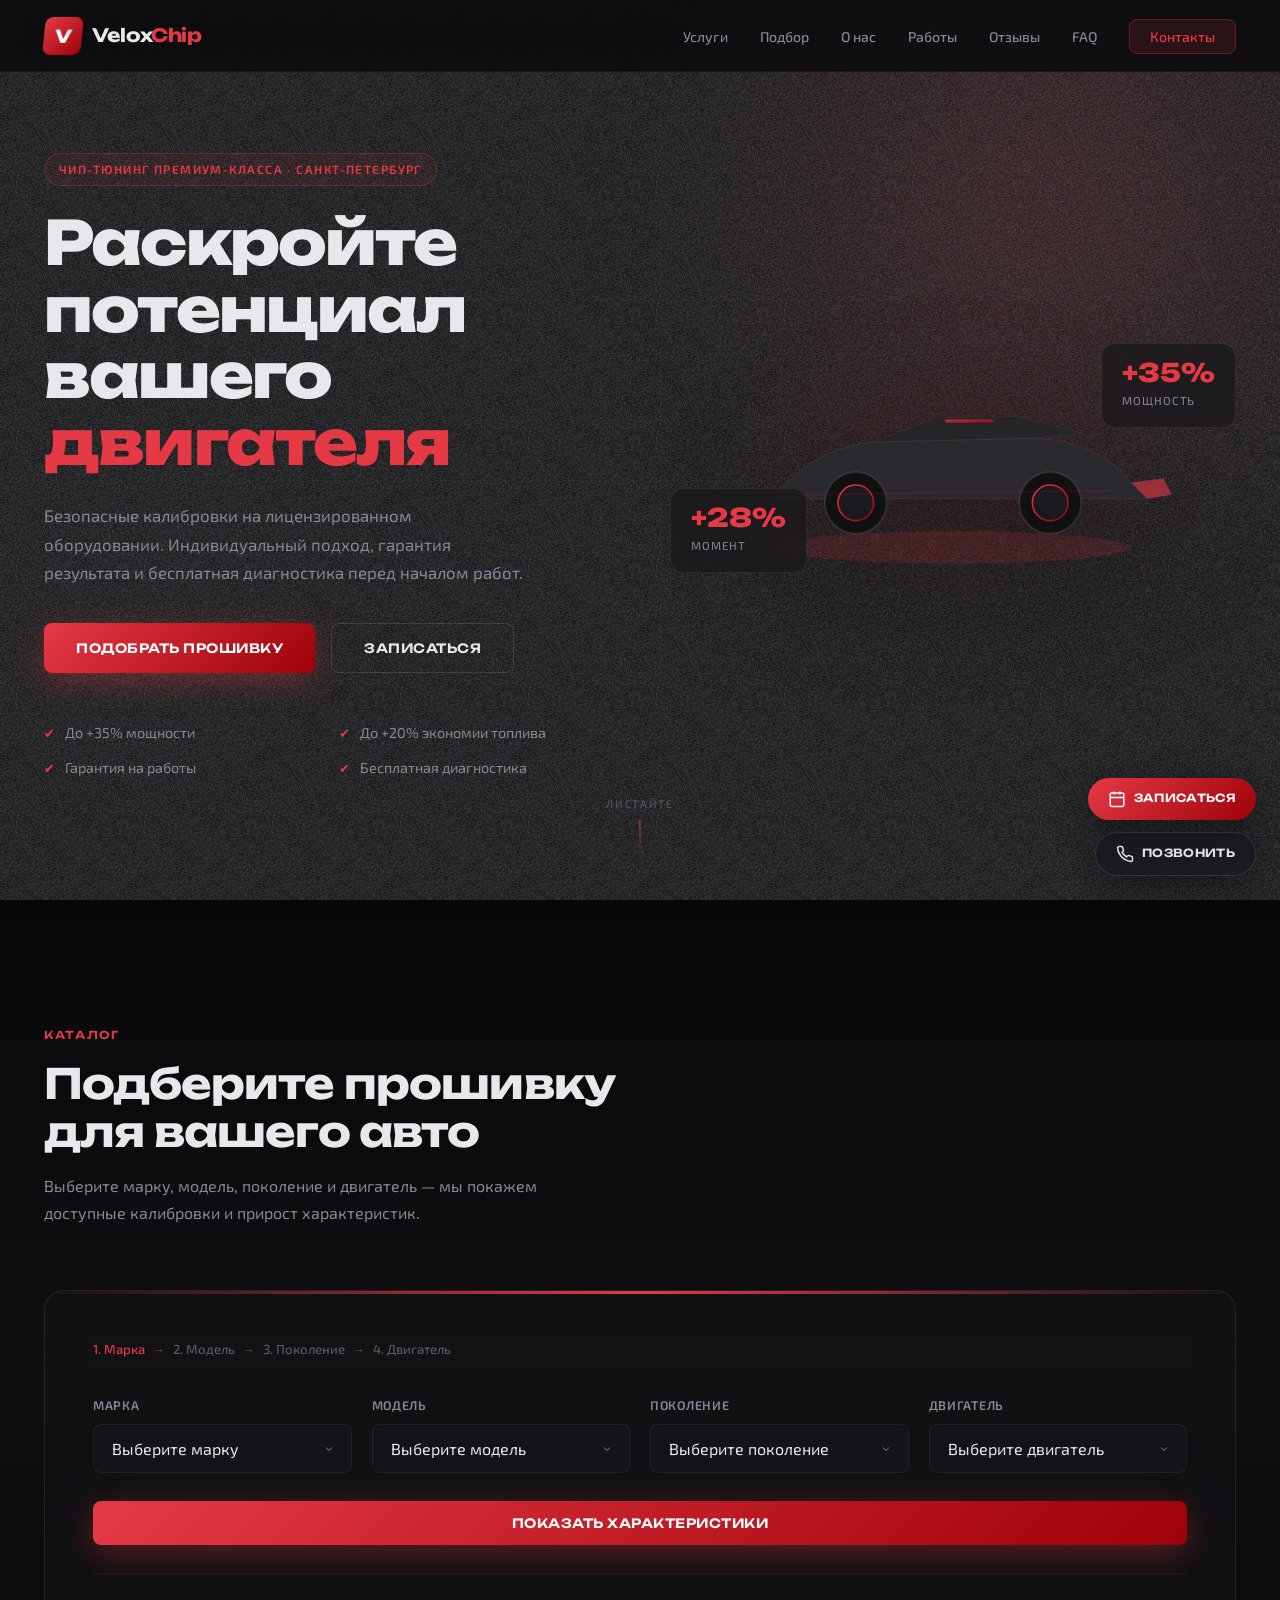
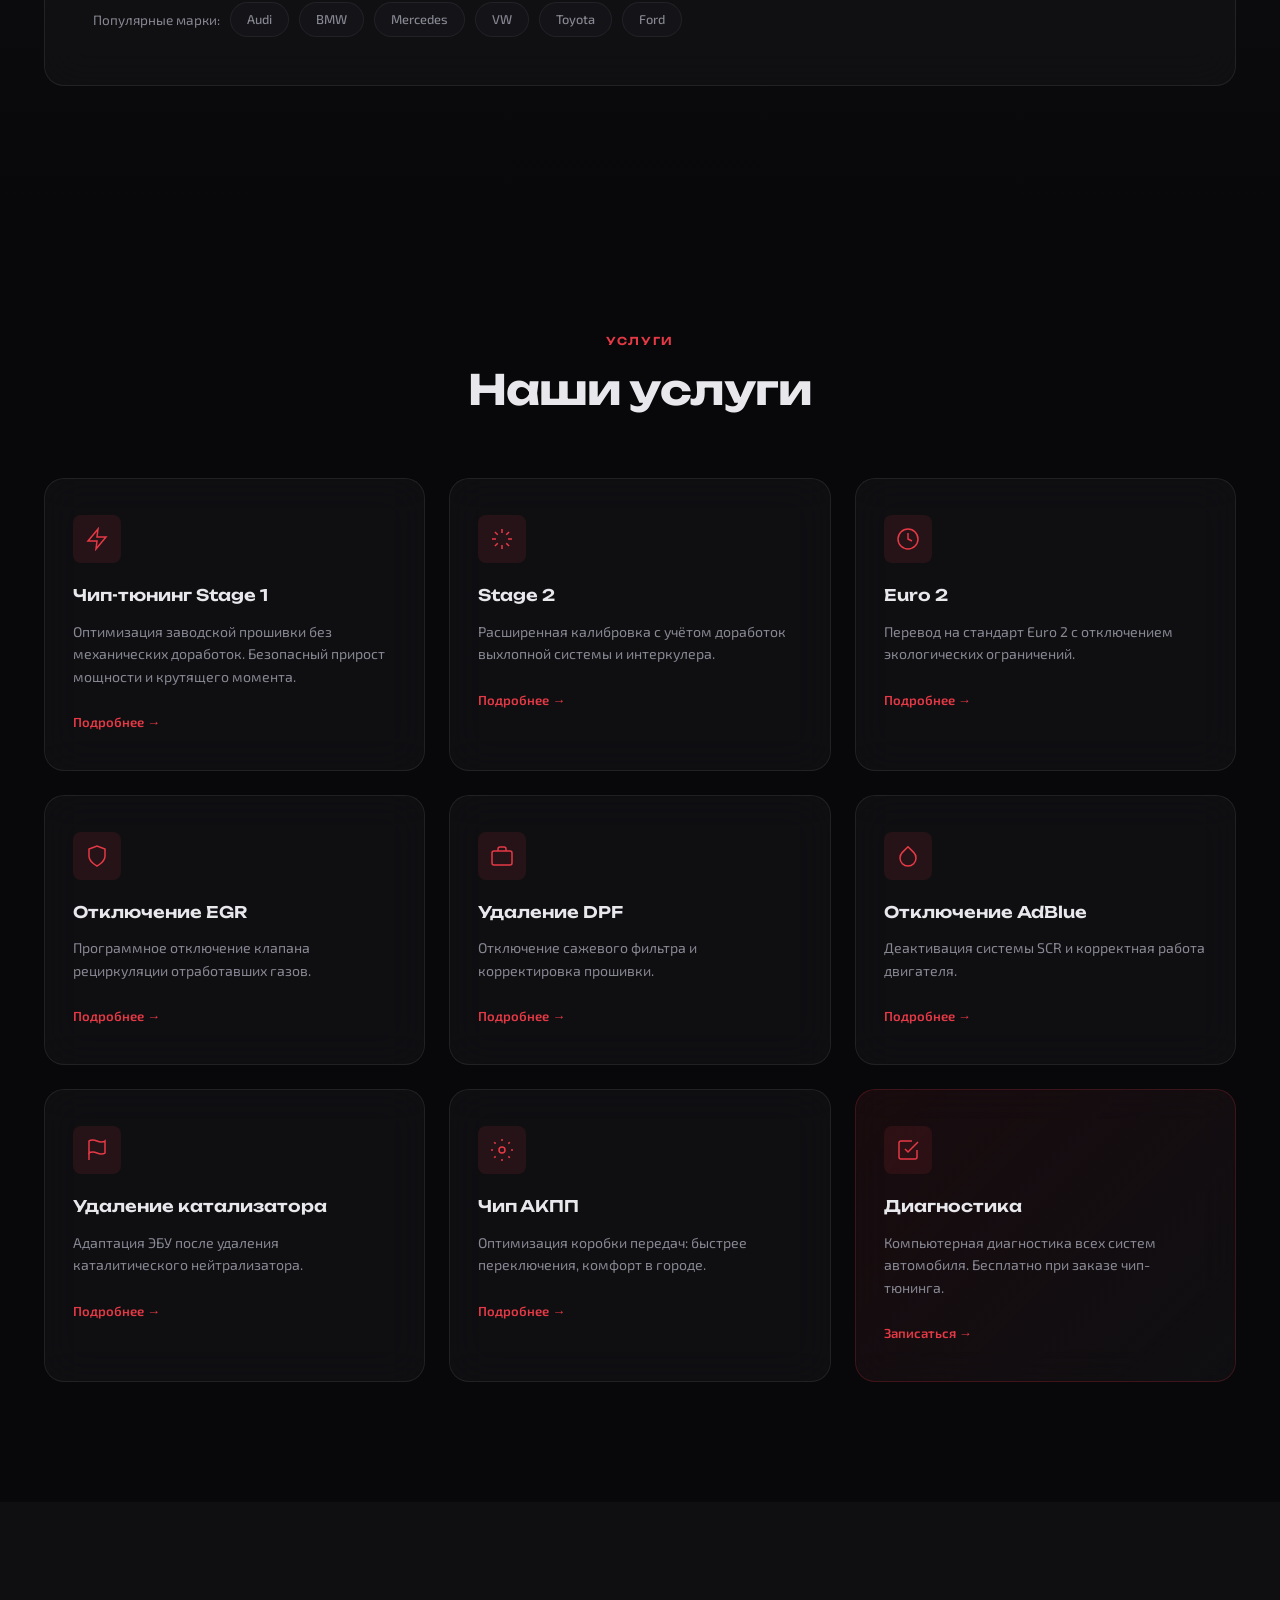
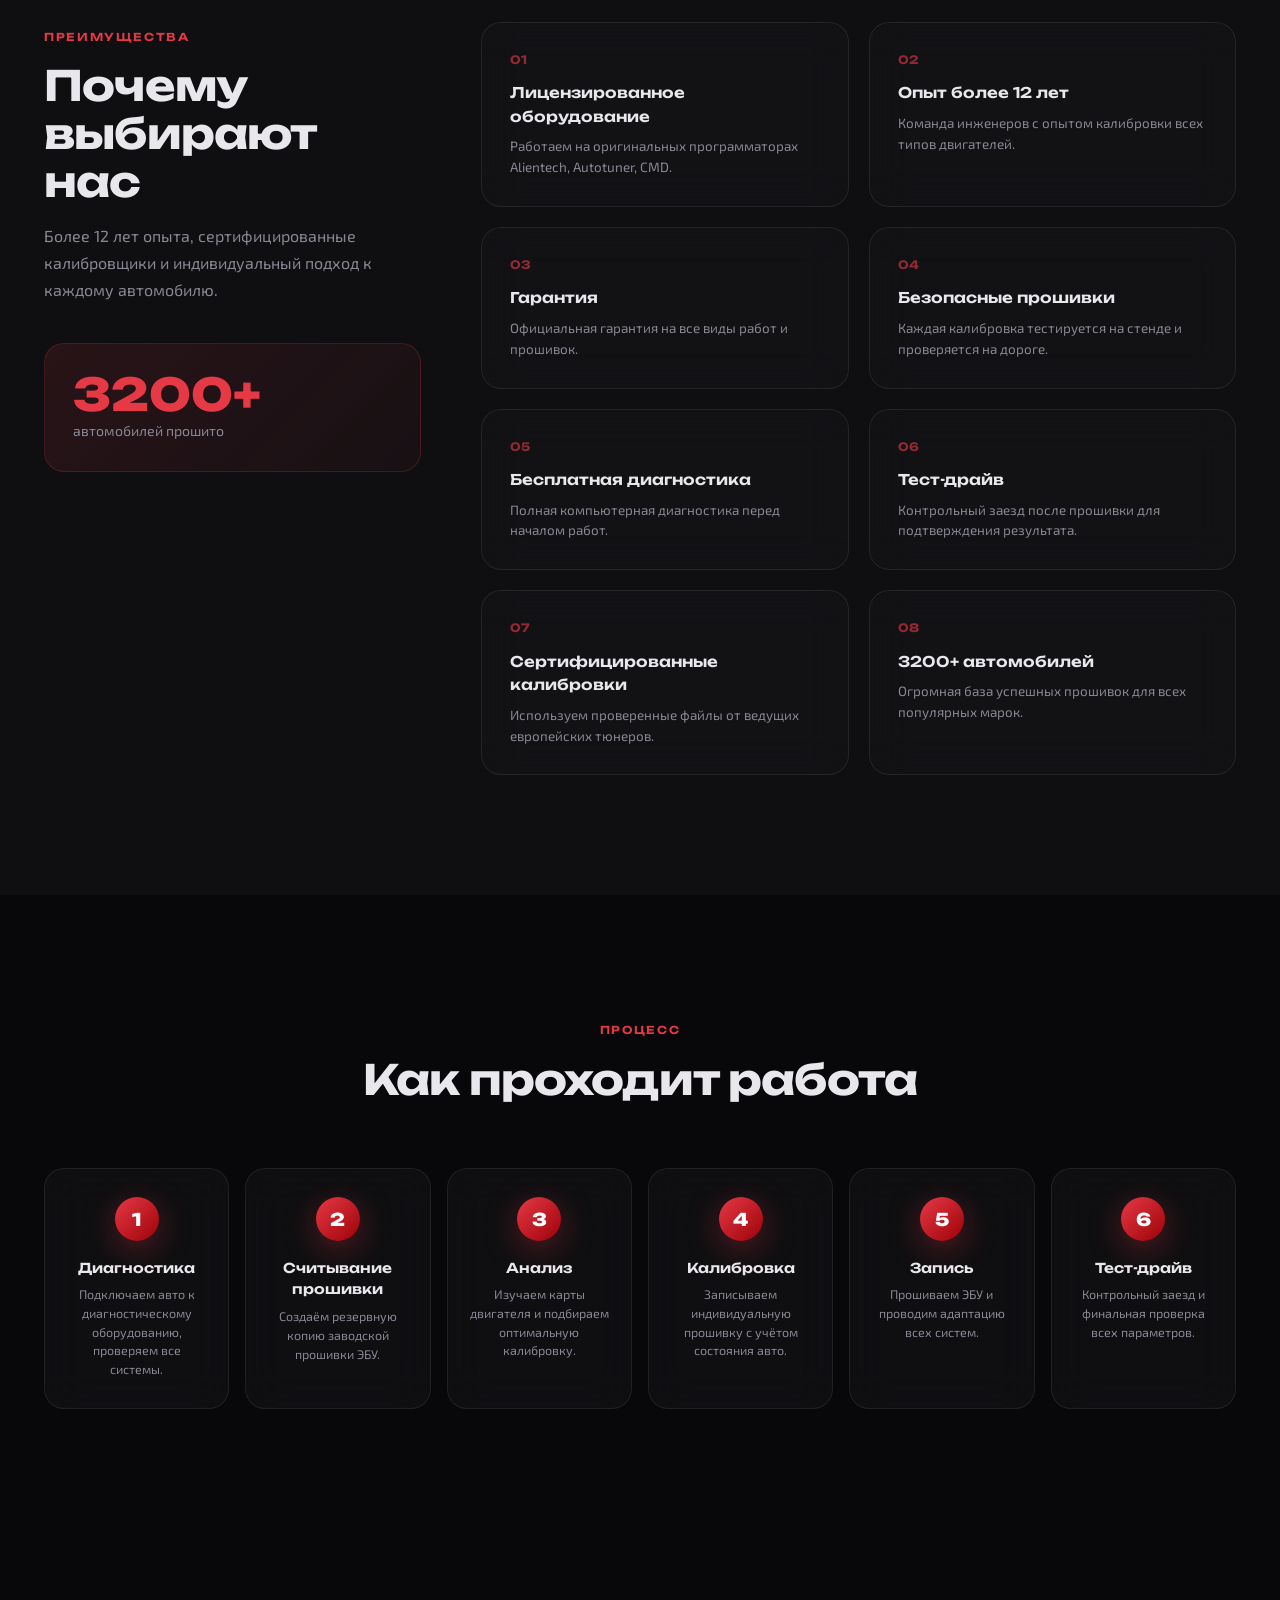
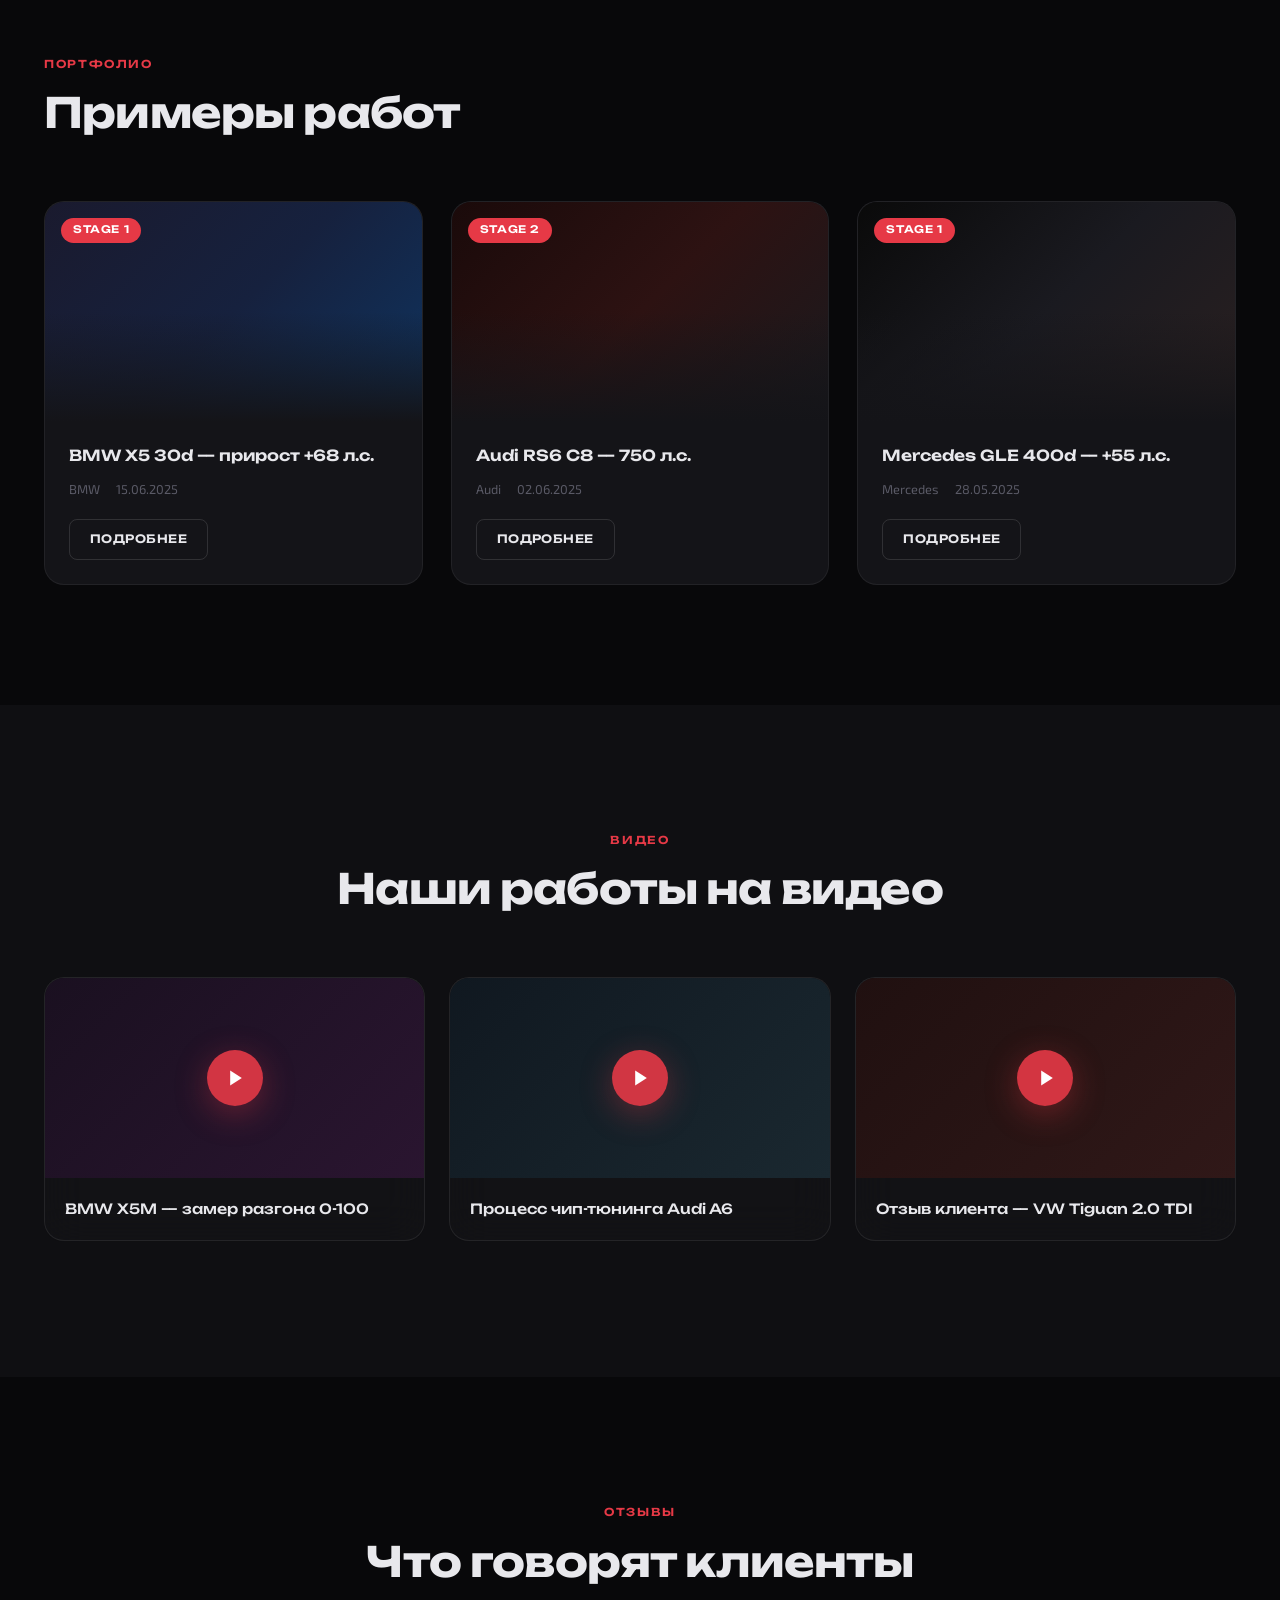
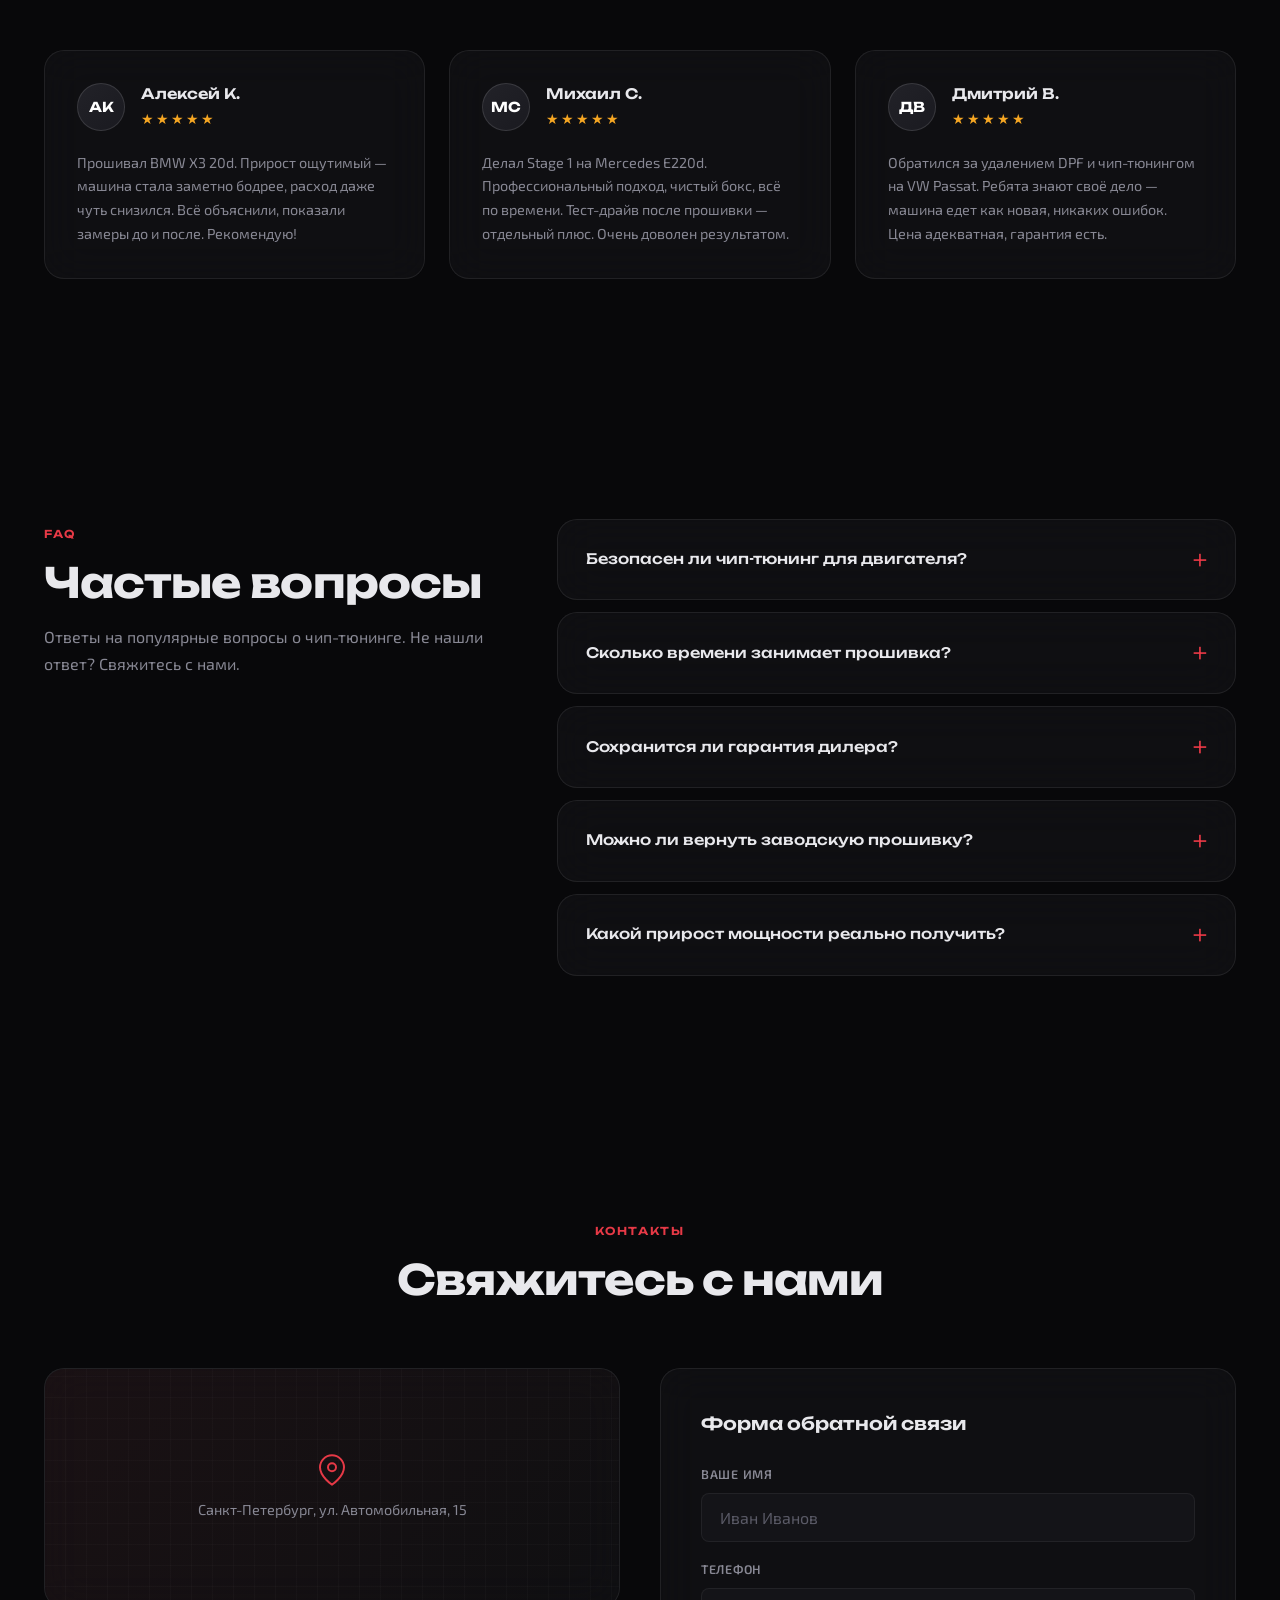
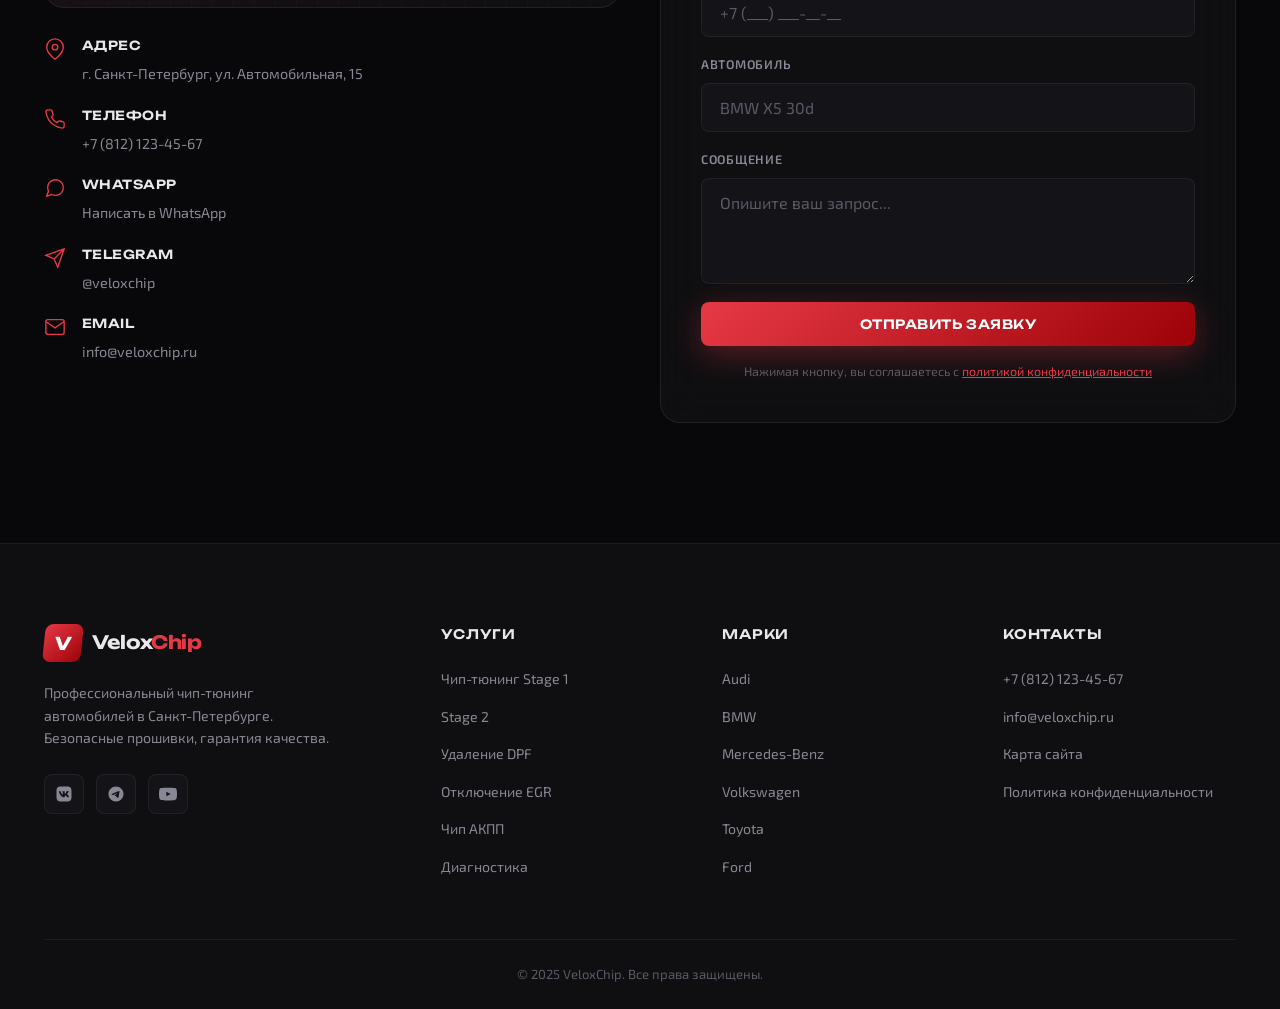
<file: index.html>
<!DOCTYPE html>
<html lang="ru">
<head>
  <meta charset="UTF-8">
  <meta name="viewport" content="width=device-width, initial-scale=1.0">
  <meta name="description" content="Профессиональный чип-тюнинг автомобилей в Санкт-Петербурге. Увеличение мощности до +35%, экономия топлива, гарантия и бесплатная диагностика.">
  <meta name="keywords" content="чип-тюнинг, прошивка ЭБУ, Stage 1, Stage 2, чип-тюнинг СПб">
  <meta property="og:title" content="VeloxChip — Чип-тюнинг премиум-класса">
  <meta property="og:description" content="Безопасные калибровки, лицензированное оборудование, более 3200 автомобилей.">
  <meta property="og:type" content="website">
  <title>VeloxChip — Чип-тюнинг автомобилей | Санкт-Петербург</title>
  <link rel="preconnect" href="https://fonts.googleapis.com">
  <link rel="preconnect" href="https://fonts.gstatic.com" crossorigin>
  <link href="https://fonts.googleapis.com/css2?family=Exo+2:ital,wght@0,300;0,400;0,500;0,600;0,700;1,400&family=Unbounded:wght@400;500;600;700;800&display=swap" rel="stylesheet">
  <link rel="stylesheet" href="styles.css">
</head>
<body>

  <!-- Fixed action buttons -->
  <a href="tel:+78121234567" class="fab fab--call" aria-label="Позвонить">
    <svg viewBox="0 0 24 24" fill="none" stroke="currentColor" stroke-width="2"><path d="M22 16.92v3a2 2 0 01-2.18 2 19.79 19.79 0 01-8.63-3.07 19.5 19.5 0 01-6-6 19.79 19.79 0 01-3.07-8.67A2 2 0 014.11 2h3a2 2 0 012 1.72c.127.96.361 1.903.7 2.81a2 2 0 01-.45 2.11L8.09 9.91a16 16 0 006 6l1.27-1.27a2 2 0 012.11-.45c.907.339 1.85.573 2.81.7A2 2 0 0122 16.92z"/></svg>
    <span>Позвонить</span>
  </a>
  <a href="#contacts" class="fab fab--book" aria-label="Записаться">
    <svg viewBox="0 0 24 24" fill="none" stroke="currentColor" stroke-width="2"><rect x="3" y="4" width="18" height="18" rx="2"/><line x1="16" y1="2" x2="16" y2="6"/><line x1="8" y1="2" x2="8" y2="6"/><line x1="3" y1="10" x2="21" y2="10"/></svg>
    <span>Записаться</span>
  </a>

  <!-- Navbar -->
  <header class="header" id="top">
    <div class="container header__inner">
      <a href="#top" class="logo">
        <span class="logo__mark">V</span>
        <span class="logo__text">Velox<em>Chip</em></span>
      </a>

      <input type="checkbox" id="nav-toggle" class="nav-toggle" aria-hidden="true">
      <label for="nav-toggle" class="nav-toggle-label" aria-label="Меню">
        <span></span><span></span><span></span>
      </label>

      <nav class="nav">
        <ul class="nav__list">
          <li><a href="#services">Услуги</a></li>
          <li><a href="#selector">Подбор</a></li>
          <li><a href="#advantages">О нас</a></li>
          <li><a href="#works">Работы</a></li>
          <li><a href="#reviews">Отзывы</a></li>
          <li><a href="#faq">FAQ</a></li>
          <li><a href="#contacts" class="nav__cta">Контакты</a></li>
        </ul>
      </nav>
    </div>
  </header>

  <main>

    <!-- Hero -->
    <section class="hero" aria-label="Главный экран">
      <div class="hero__bg">
        <div class="hero__grid"></div>
        <div class="hero__glow hero__glow--red"></div>
        <div class="hero__glow hero__glow--white"></div>
        <div class="hero__noise"></div>
      </div>
      <div class="container hero__inner">
        <div class="hero__content">
          <p class="hero__tag">Чип-тюнинг премиум-класса · Санкт-Петербург</p>
          <h1 class="hero__title">Раскройте потенциал<br>вашего <span class="text-accent">двигателя</span></h1>
          <p class="hero__desc">Безопасные калибровки на лицензированном оборудовании. Индивидуальный подход, гарантия результата и бесплатная диагностика перед началом работ.</p>
          <div class="hero__actions">
            <a href="#selector" class="btn btn--primary">Подобрать прошивку</a>
            <a href="#contacts" class="btn btn--ghost">Записаться</a>
          </div>
          <ul class="hero__benefits">
            <li><span class="check">✔</span> До +35% мощности</li>
            <li><span class="check">✔</span> До +20% экономии топлива</li>
            <li><span class="check">✔</span> Гарантия на работы</li>
            <li><span class="check">✔</span> Бесплатная диагностика</li>
          </ul>
        </div>
        <div class="hero__visual">
          <div class="hero__car-frame">
            <div class="hero__car-glow"></div>
            <svg class="hero__car" viewBox="0 0 600 280" fill="none" xmlns="http://www.w3.org/2000/svg" aria-hidden="true">
              <defs>
                <linearGradient id="carGrad" x1="0" y1="0" x2="600" y2="280">
                  <stop offset="0%" stop-color="#2a2a2e"/>
                  <stop offset="50%" stop-color="#1a1a1e"/>
                  <stop offset="100%" stop-color="#0d0d10"/>
                </linearGradient>
                <linearGradient id="accentGrad" x1="0" y1="0" x2="1" y2="1">
                  <stop offset="0%" stop-color="#e63946"/>
                  <stop offset="100%" stop-color="#9d0208"/>
                </linearGradient>
              </defs>
              <ellipse cx="300" cy="240" rx="220" ry="20" fill="rgba(230,57,70,0.15)"/>
              <path d="M80 180 Q120 120 200 110 L400 105 Q480 108 520 160 L540 180 L80 180Z" fill="url(#carGrad)" stroke="rgba(255,255,255,0.08)" stroke-width="1"/>
              <path d="M200 110 L280 80 L380 78 L460 100 L400 105 L200 110Z" fill="#252528" stroke="rgba(255,255,255,0.06)"/>
              <rect x="290" y="82" width="60" height="4" rx="2" fill="url(#accentGrad)" opacity="0.8"/>
              <circle cx="180" cy="185" r="38" fill="#111" stroke="rgba(255,255,255,0.1)" stroke-width="2"/>
              <circle cx="180" cy="185" r="22" fill="#1a1a1e" stroke="url(#accentGrad)" stroke-width="2"/>
              <circle cx="420" cy="185" r="38" fill="#111" stroke="rgba(255,255,255,0.1)" stroke-width="2"/>
              <circle cx="420" cy="185" r="22" fill="#1a1a1e" stroke="url(#accentGrad)" stroke-width="2"/>
              <path d="M520 160 L560 155 L570 175 L540 180Z" fill="#e63946" opacity="0.6"/>
              <line x1="100" y1="175" x2="500" y2="170" stroke="url(#accentGrad)" stroke-width="1" opacity="0.3"/>
            </svg>
            <div class="hero__stat hero__stat--power">
              <span class="hero__stat-value">+35%</span>
              <span class="hero__stat-label">мощность</span>
            </div>
            <div class="hero__stat hero__stat--torque">
              <span class="hero__stat-value">+28%</span>
              <span class="hero__stat-label">момент</span>
            </div>
          </div>
        </div>
      </div>
      <div class="hero__scroll">
        <span>Листайте</span>
        <div class="hero__scroll-line"></div>
      </div>
    </section>

    <!-- Car Selector -->
    <section class="section selector" id="selector">
      <div class="container">
        <div class="section__header">
          <span class="section__tag">Каталог</span>
          <h2 class="section__title">Подберите прошивку<br>для вашего авто</h2>
          <p class="section__desc">Выберите марку, модель, поколение и двигатель — мы покажем доступные калибровки и прирост характеристик.</p>
        </div>
        <div class="selector__card glass">
          <div class="selector__steps">
            <span class="selector__step active">1. Марка</span>
            <span class="selector__arrow">→</span>
            <span class="selector__step">2. Модель</span>
            <span class="selector__arrow">→</span>
            <span class="selector__step">3. Поколение</span>
            <span class="selector__arrow">→</span>
            <span class="selector__step">4. Двигатель</span>
          </div>
          <form class="selector__form" action="#" method="get">
            <div class="selector__grid">
              <div class="form-group">
                <label for="brand">Марка</label>
                <select id="brand" name="brand">
                  <option value="">Выберите марку</option>
                  <option value="audi">Audi</option>
                  <option value="bmw">BMW</option>
                  <option value="mercedes">Mercedes-Benz</option>
                  <option value="volkswagen">Volkswagen</option>
                  <option value="toyota">Toyota</option>
                  <option value="ford">Ford</option>
                  <option value="kia">Kia</option>
                  <option value="hyundai">Hyundai</option>
                </select>
              </div>
              <div class="form-group">
                <label for="model">Модель</label>
                <select id="model" name="model">
                  <option value="">Выберите модель</option>
                  <option value="x5">X5</option>
                  <option value="x3">X3</option>
                  <option value="3series">3 Series</option>
                  <option value="5series">5 Series</option>
                </select>
              </div>
              <div class="form-group">
                <label for="generation">Поколение</label>
                <select id="generation" name="generation">
                  <option value="">Выберите поколение</option>
                  <option value="g05">G05 (2018–н.в.)</option>
                  <option value="f15">F15 (2013–2018)</option>
                </select>
              </div>
              <div class="form-group">
                <label for="engine">Двигатель</label>
                <select id="engine" name="engine">
                  <option value="">Выберите двигатель</option>
                  <option value="30d">3.0d 265 л.с.</option>
                  <option value="40i">3.0i 340 л.с.</option>
                  <option value="45e">xDrive45e 394 л.с.</option>
                </select>
              </div>
            </div>
            <button type="submit" class="btn btn--primary btn--full">Показать характеристики</button>
          </form>
          <div class="selector__brands">
            <span>Популярные марки:</span>
            <a href="#" class="brand-chip">Audi</a>
            <a href="#" class="brand-chip">BMW</a>
            <a href="#" class="brand-chip">Mercedes</a>
            <a href="#" class="brand-chip">VW</a>
            <a href="#" class="brand-chip">Toyota</a>
            <a href="#" class="brand-chip">Ford</a>
          </div>
        </div>
      </div>
    </section>

    <!-- Services -->
    <section class="section services" id="services">
      <div class="container">
        <div class="section__header section__header--center">
          <span class="section__tag">Услуги</span>
          <h2 class="section__title">Наши услуги</h2>
        </div>
        <div class="services__grid">
          <article class="service-card glass">
            <div class="service-card__icon">
              <svg viewBox="0 0 24 24" fill="none" stroke="currentColor" stroke-width="1.5"><path d="M13 2L3 14h9l-1 8 10-12h-9l1-8z"/></svg>
            </div>
            <h3>Чип-тюнинг Stage 1</h3>
            <p>Оптимизация заводской прошивки без механических доработок. Безопасный прирост мощности и крутящего момента.</p>
            <a href="#" class="service-card__link">Подробнее →</a>
          </article>
          <article class="service-card glass">
            <div class="service-card__icon">
              <svg viewBox="0 0 24 24" fill="none" stroke="currentColor" stroke-width="1.5"><path d="M12 2v4M12 18v4M4.93 4.93l2.83 2.83M16.24 16.24l2.83 2.83M2 12h4M18 12h4M4.93 19.07l2.83-2.83M16.24 7.76l2.83-2.83"/></svg>
            </div>
            <h3>Stage 2</h3>
            <p>Расширенная калибровка с учётом доработок выхлопной системы и интеркулера.</p>
            <a href="#" class="service-card__link">Подробнее →</a>
          </article>
          <article class="service-card glass">
            <div class="service-card__icon">
              <svg viewBox="0 0 24 24" fill="none" stroke="currentColor" stroke-width="1.5"><circle cx="12" cy="12" r="10"/><path d="M12 6v6l4 2"/></svg>
            </div>
            <h3>Euro 2</h3>
            <p>Перевод на стандарт Euro 2 с отключением экологических ограничений.</p>
            <a href="#" class="service-card__link">Подробнее →</a>
          </article>
          <article class="service-card glass">
            <div class="service-card__icon">
              <svg viewBox="0 0 24 24" fill="none" stroke="currentColor" stroke-width="1.5"><path d="M12 22s8-4 8-10V5l-8-3-8 3v7c0 6 8 10 8 10z"/></svg>
            </div>
            <h3>Отключение EGR</h3>
            <p>Программное отключение клапана рециркуляции отработавших газов.</p>
            <a href="#" class="service-card__link">Подробнее →</a>
          </article>
          <article class="service-card glass">
            <div class="service-card__icon">
              <svg viewBox="0 0 24 24" fill="none" stroke="currentColor" stroke-width="1.5"><rect x="2" y="7" width="20" height="14" rx="2"/><path d="M16 7V5a2 2 0 00-2-2h-4a2 2 0 00-2 2v2"/></svg>
            </div>
            <h3>Удаление DPF</h3>
            <p>Отключение сажевого фильтра и корректировка прошивки.</p>
            <a href="#" class="service-card__link">Подробнее →</a>
          </article>
          <article class="service-card glass">
            <div class="service-card__icon">
              <svg viewBox="0 0 24 24" fill="none" stroke="currentColor" stroke-width="1.5"><path d="M12 2.69l5.66 5.66a8 8 0 11-11.31 0z"/></svg>
            </div>
            <h3>Отключение AdBlue</h3>
            <p>Деактивация системы SCR и корректная работа двигателя.</p>
            <a href="#" class="service-card__link">Подробнее →</a>
          </article>
          <article class="service-card glass">
            <div class="service-card__icon">
              <svg viewBox="0 0 24 24" fill="none" stroke="currentColor" stroke-width="1.5"><path d="M4 15s1-1 4-1 5 2 8 2 4-1 4-1V3s-1 1-4 1-5-2-8-2-4 1-4 1z"/><line x1="4" y1="22" x2="4" y2="15"/></svg>
            </div>
            <h3>Удаление катализатора</h3>
            <p>Адаптация ЭБУ после удаления каталитического нейтрализатора.</p>
            <a href="#" class="service-card__link">Подробнее →</a>
          </article>
          <article class="service-card glass">
            <div class="service-card__icon">
              <svg viewBox="0 0 24 24" fill="none" stroke="currentColor" stroke-width="1.5"><circle cx="12" cy="12" r="3"/><path d="M12 1v2M12 21v2M4.22 4.22l1.42 1.42M18.36 18.36l1.42 1.42M1 12h2M21 12h2M4.22 19.78l1.42-1.42M18.36 5.64l1.42-1.42"/></svg>
            </div>
            <h3>Чип АКПП</h3>
            <p>Оптимизация коробки передач: быстрее переключения, комфорт в городе.</p>
            <a href="#" class="service-card__link">Подробнее →</a>
          </article>
          <article class="service-card glass service-card--accent">
            <div class="service-card__icon">
              <svg viewBox="0 0 24 24" fill="none" stroke="currentColor" stroke-width="1.5"><path d="M9 11l3 3L22 4"/><path d="M21 12v7a2 2 0 01-2 2H5a2 2 0 01-2-2V5a2 2 0 012-2h11"/></svg>
            </div>
            <h3>Диагностика</h3>
            <p>Компьютерная диагностика всех систем автомобиля. Бесплатно при заказе чип-тюнинга.</p>
            <a href="#" class="service-card__link">Записаться →</a>
          </article>
        </div>
      </div>
    </section>

    <!-- Advantages -->
    <section class="section advantages" id="advantages">
      <div class="container">
        <div class="advantages__layout">
          <div class="advantages__intro">
            <span class="section__tag">Преимущества</span>
            <h2 class="section__title">Почему выбирают нас</h2>
            <p class="section__desc">Более 12 лет опыта, сертифицированные калибровщики и индивидуальный подход к каждому автомобилю.</p>
            <div class="advantages__counter">
              <span class="advantages__counter-num">3200+</span>
              <span class="advantages__counter-text">автомобилей прошито</span>
            </div>
          </div>
          <div class="advantages__grid">
            <div class="advantage-item glass">
              <div class="advantage-item__num">01</div>
              <h3>Лицензированное оборудование</h3>
              <p>Работаем на оригинальных программаторах Alientech, Autotuner, CMD.</p>
            </div>
            <div class="advantage-item glass">
              <div class="advantage-item__num">02</div>
              <h3>Опыт более 12 лет</h3>
              <p>Команда инженеров с опытом калибровки всех типов двигателей.</p>
            </div>
            <div class="advantage-item glass">
              <div class="advantage-item__num">03</div>
              <h3>Гарантия</h3>
              <p>Официальная гарантия на все виды работ и прошивок.</p>
            </div>
            <div class="advantage-item glass">
              <div class="advantage-item__num">04</div>
              <h3>Безопасные прошивки</h3>
              <p>Каждая калибровка тестируется на стенде и проверяется на дороге.</p>
            </div>
            <div class="advantage-item glass">
              <div class="advantage-item__num">05</div>
              <h3>Бесплатная диагностика</h3>
              <p>Полная компьютерная диагностика перед началом работ.</p>
            </div>
            <div class="advantage-item glass">
              <div class="advantage-item__num">06</div>
              <h3>Тест-драйв</h3>
              <p>Контрольный заезд после прошивки для подтверждения результата.</p>
            </div>
            <div class="advantage-item glass">
              <div class="advantage-item__num">07</div>
              <h3>Сертифицированные калибровки</h3>
              <p>Используем проверенные файлы от ведущих европейских тюнеров.</p>
            </div>
            <div class="advantage-item glass">
              <div class="advantage-item__num">08</div>
              <h3>3200+ автомобилей</h3>
              <p>Огромная база успешных прошивок для всех популярных марок.</p>
            </div>
          </div>
        </div>
      </div>
    </section>

    <!-- Process -->
    <section class="section process" id="process">
      <div class="container">
        <div class="section__header section__header--center">
          <span class="section__tag">Процесс</span>
          <h2 class="section__title">Как проходит работа</h2>
        </div>
        <div class="process__track">
          <div class="process__line"></div>
          <div class="process__steps">
            <article class="process-card glass">
              <div class="process-card__num">1</div>
              <h3>Диагностика</h3>
              <p>Подключаем авто к диагностическому оборудованию, проверяем все системы.</p>
            </article>
            <article class="process-card glass">
              <div class="process-card__num">2</div>
              <h3>Считывание прошивки</h3>
              <p>Создаём резервную копию заводской прошивки ЭБУ.</p>
            </article>
            <article class="process-card glass">
              <div class="process-card__num">3</div>
              <h3>Анализ</h3>
              <p>Изучаем карты двигателя и подбираем оптимальную калибровку.</p>
            </article>
            <article class="process-card glass">
              <div class="process-card__num">4</div>
              <h3>Калибровка</h3>
              <p>Записываем индивидуальную прошивку с учётом состояния авто.</p>
            </article>
            <article class="process-card glass">
              <div class="process-card__num">5</div>
              <h3>Запись</h3>
              <p>Прошиваем ЭБУ и проводим адаптацию всех систем.</p>
            </article>
            <article class="process-card glass">
              <div class="process-card__num">6</div>
              <h3>Тест-драйв</h3>
              <p>Контрольный заезд и финальная проверка всех параметров.</p>
            </article>
          </div>
        </div>
      </div>
    </section>

    <!-- Works -->
    <section class="section works" id="works">
      <div class="container">
        <div class="section__header">
          <span class="section__tag">Портфолио</span>
          <h2 class="section__title">Примеры работ</h2>
        </div>
        <div class="works__grid">
          <article class="work-card">
            <div class="work-card__img work-card__img--1">
              <span class="work-card__badge">Stage 1</span>
            </div>
            <div class="work-card__body">
              <h3>BMW X5 30d — прирост +68 л.с.</h3>
              <div class="work-card__meta">
                <span>BMW</span>
                <span>15.06.2025</span>
              </div>
              <a href="#" class="btn btn--outline btn--sm">Подробнее</a>
            </div>
          </article>
          <article class="work-card">
            <div class="work-card__img work-card__img--2">
              <span class="work-card__badge">Stage 2</span>
            </div>
            <div class="work-card__body">
              <h3>Audi RS6 C8 — 750 л.с.</h3>
              <div class="work-card__meta">
                <span>Audi</span>
                <span>02.06.2025</span>
              </div>
              <a href="#" class="btn btn--outline btn--sm">Подробнее</a>
            </div>
          </article>
          <article class="work-card">
            <div class="work-card__img work-card__img--3">
              <span class="work-card__badge">Stage 1</span>
            </div>
            <div class="work-card__body">
              <h3>Mercedes GLE 400d — +55 л.с.</h3>
              <div class="work-card__meta">
                <span>Mercedes</span>
                <span>28.05.2025</span>
              </div>
              <a href="#" class="btn btn--outline btn--sm">Подробнее</a>
            </div>
          </article>
        </div>
      </div>
    </section>

    <!-- Video -->
    <section class="section video-section" id="video">
      <div class="container">
        <div class="section__header section__header--center">
          <span class="section__tag">Видео</span>
          <h2 class="section__title">Наши работы на видео</h2>
        </div>
        <div class="video-slider">
          <div class="video-slider__track">
            <div class="video-card glass">
              <div class="video-card__thumb video-card__thumb--1">
                <div class="video-card__play">
                  <svg viewBox="0 0 24 24" fill="currentColor"><polygon points="5,3 19,12 5,21"/></svg>
                </div>
              </div>
              <h3>BMW X5M — замер разгона 0-100</h3>
            </div>
            <div class="video-card glass">
              <div class="video-card__thumb video-card__thumb--2">
                <div class="video-card__play">
                  <svg viewBox="0 0 24 24" fill="currentColor"><polygon points="5,3 19,12 5,21"/></svg>
                </div>
              </div>
              <h3>Процесс чип-тюнинга Audi A6</h3>
            </div>
            <div class="video-card glass">
              <div class="video-card__thumb video-card__thumb--3">
                <div class="video-card__play">
                  <svg viewBox="0 0 24 24" fill="currentColor"><polygon points="5,3 19,12 5,21"/></svg>
                </div>
              </div>
              <h3>Отзыв клиента — VW Tiguan 2.0 TDI</h3>
            </div>
          </div>
        </div>
      </div>
    </section>

    <!-- Reviews -->
    <section class="section reviews" id="reviews">
      <div class="container">
        <div class="section__header section__header--center">
          <span class="section__tag">Отзывы</span>
          <h2 class="section__title">Что говорят клиенты</h2>
        </div>
        <div class="reviews__grid">
          <article class="review-card glass">
            <div class="review-card__header">
              <div class="review-card__avatar">АК</div>
              <div>
                <h3 class="review-card__name">Алексей К.</h3>
                <div class="review-card__stars" aria-label="Оценка 5 из 5">★★★★★</div>
              </div>
            </div>
            <p class="review-card__text">Прошивал BMW X3 20d. Прирост ощутимый — машина стала заметно бодрее, расход даже чуть снизился. Всё объяснили, показали замеры до и после. Рекомендую!</p>
          </article>
          <article class="review-card glass">
            <div class="review-card__header">
              <div class="review-card__avatar">МС</div>
              <div>
                <h3 class="review-card__name">Михаил С.</h3>
                <div class="review-card__stars" aria-label="Оценка 5 из 5">★★★★★</div>
              </div>
            </div>
            <p class="review-card__text">Делал Stage 1 на Mercedes E220d. Профессиональный подход, чистый бокс, всё по времени. Тест-драйв после прошивки — отдельный плюс. Очень доволен результатом.</p>
          </article>
          <article class="review-card glass">
            <div class="review-card__header">
              <div class="review-card__avatar">ДВ</div>
              <div>
                <h3 class="review-card__name">Дмитрий В.</h3>
                <div class="review-card__stars" aria-label="Оценка 5 из 5">★★★★★</div>
              </div>
            </div>
            <p class="review-card__text">Обратился за удалением DPF и чип-тюнингом на VW Passat. Ребята знают своё дело — машина едет как новая, никаких ошибок. Цена адекватная, гарантия есть.</p>
          </article>
        </div>
      </div>
    </section>

    <!-- FAQ -->
    <section class="section faq" id="faq">
      <div class="container">
        <div class="faq__layout">
          <div class="faq__intro">
            <span class="section__tag">FAQ</span>
            <h2 class="section__title">Частые вопросы</h2>
            <p class="section__desc">Ответы на популярные вопросы о чип-тюнинге. Не нашли ответ? Свяжитесь с нами.</p>
          </div>
          <div class="faq__list">
            <details class="faq-item glass">
              <summary>Безопасен ли чип-тюнинг для двигателя?</summary>
              <p>При профессиональном подходе чип-тюнинг абсолютно безопасен. Мы работаем в пределах заводских допусков двигателя и трансмиссии, не выходя за критические параметры.</p>
            </details>
            <details class="faq-item glass">
              <summary>Сколько времени занимает прошивка?</summary>
              <p>Стандартная прошивка Stage 1 занимает 2–4 часа в зависимости от марки и модели автомобиля. Более сложные работы могут занять до одного рабочего дня.</p>
            </details>
            <details class="faq-item glass">
              <summary>Сохранится ли гарантия дилера?</summary>
              <p>Заводская гарантия может быть аннулирована дилером при обнаружении вмешательства в ЭБУ. Мы предоставляем собственную гарантию на все виды работ.</p>
            </details>
            <details class="faq-item glass">
              <summary>Можно ли вернуть заводскую прошивку?</summary>
              <p>Да, мы всегда сохраняем оригинальную прошивку и можем восстановить её в любой момент по вашему запросу.</p>
            </details>
            <details class="faq-item glass">
              <summary>Какой прирост мощности реально получить?</summary>
              <p>На турбодвигателях прирост составляет 20–35% мощности и 25–40% крутящего момента. На атмосферных двигателях — 5–10%.</p>
            </details>
          </div>
        </div>
      </div>
    </section>

    <!-- Contacts -->
    <section class="section contacts" id="contacts">
      <div class="container">
        <div class="section__header section__header--center">
          <span class="section__tag">Контакты</span>
          <h2 class="section__title">Свяжитесь с нами</h2>
        </div>
        <div class="contacts__layout">
          <div class="contacts__info">
            <div class="contacts__map glass">
              <div class="contacts__map-placeholder">
                <svg viewBox="0 0 24 24" fill="none" stroke="currentColor" stroke-width="1.5"><path d="M21 10c0 7-9 13-9 13s-9-6-9-13a9 9 0 0118 0z"/><circle cx="12" cy="10" r="3"/></svg>
                <span>Санкт-Петербург, ул. Автомобильная, 15</span>
              </div>
            </div>
            <ul class="contacts__list">
              <li>
                <svg viewBox="0 0 24 24" fill="none" stroke="currentColor" stroke-width="1.5"><path d="M21 10c0 7-9 13-9 13s-9-6-9-13a9 9 0 0118 0z"/><circle cx="12" cy="10" r="3"/></svg>
                <div>
                  <strong>Адрес</strong>
                  <span>г. Санкт-Петербург, ул. Автомобильная, 15</span>
                </div>
              </li>
              <li>
                <svg viewBox="0 0 24 24" fill="none" stroke="currentColor" stroke-width="1.5"><path d="M22 16.92v3a2 2 0 01-2.18 2 19.79 19.79 0 01-8.63-3.07 19.5 19.5 0 01-6-6 19.79 19.79 0 01-3.07-8.67A2 2 0 014.11 2h3a2 2 0 012 1.72c.127.96.361 1.903.7 2.81a2 2 0 01-.45 2.11L8.09 9.91a16 16 0 006 6l1.27-1.27a2 2 0 012.11-.45c.907.339 1.85.573 2.81.7A2 2 0 0122 16.92z"/></svg>
                <div>
                  <strong>Телефон</strong>
                  <a href="tel:+78121234567">+7 (812) 123-45-67</a>
                </div>
              </li>
              <li>
                <svg viewBox="0 0 24 24" fill="none" stroke="currentColor" stroke-width="1.5"><path d="M21 11.5a8.38 8.38 0 01-.9 3.8 8.5 8.5 0 01-7.6 4.7 8.38 8.38 0 01-3.8-.9L3 21l1.9-5.7a8.38 8.38 0 01-.9-3.8 8.5 8.5 0 014.7-7.6 8.38 8.38 0 013.8-.9h.5a8.48 8.48 0 018 8v.5z"/></svg>
                <div>
                  <strong>WhatsApp</strong>
                  <a href="https://wa.me/78121234567">Написать в WhatsApp</a>
                </div>
              </li>
              <li>
                <svg viewBox="0 0 24 24" fill="none" stroke="currentColor" stroke-width="1.5"><path d="M22 2L11 13M22 2l-7 20-4-9-9-4 20-7z"/></svg>
                <div>
                  <strong>Telegram</strong>
                  <a href="https://t.me/veloxchip">@veloxchip</a>
                </div>
              </li>
              <li>
                <svg viewBox="0 0 24 24" fill="none" stroke="currentColor" stroke-width="1.5"><path d="M4 4h16c1.1 0 2 .9 2 2v12c0 1.1-.9 2-2 2H4c-1.1 0-2-.9-2-2V6c0-1.1.9-2 2-2z"/><polyline points="22,6 12,13 2,6"/></svg>
                <div>
                  <strong>Email</strong>
                  <a href="mailto:info@veloxchip.ru">info@veloxchip.ru</a>
                </div>
              </li>
            </ul>
          </div>
          <form class="contacts__form glass" action="#" method="post">
            <h3>Форма обратной связи</h3>
            <div class="form-group">
              <label for="name">Ваше имя</label>
              <input type="text" id="name" name="name" placeholder="Иван Иванов" required>
            </div>
            <div class="form-group">
              <label for="phone">Телефон</label>
              <input type="tel" id="phone" name="phone" placeholder="+7 (___) ___-__-__" required>
            </div>
            <div class="form-group">
              <label for="car">Автомобиль</label>
              <input type="text" id="car" name="car" placeholder="BMW X5 30d">
            </div>
            <div class="form-group">
              <label for="message">Сообщение</label>
              <textarea id="message" name="message" rows="4" placeholder="Опишите ваш запрос..."></textarea>
            </div>
            <button type="submit" class="btn btn--primary btn--full">Отправить заявку</button>
            <p class="form-note">Нажимая кнопку, вы соглашаетесь с <a href="#">политикой конфиденциальности</a></p>
          </form>
        </div>
      </div>
    </section>

  </main>

  <!-- Footer -->
  <footer class="footer">
    <div class="container">
      <div class="footer__grid">
        <div class="footer__brand">
          <a href="#top" class="logo">
            <span class="logo__mark">V</span>
            <span class="logo__text">Velox<em>Chip</em></span>
          </a>
          <p>Профессиональный чип-тюнинг автомобилей в Санкт-Петербурге. Безопасные прошивки, гарантия качества.</p>
          <div class="footer__social">
            <a href="#" aria-label="VK"><svg viewBox="0 0 24 24" fill="currentColor"><path d="M15.07 2H8.93C3.33 2 2 3.33 2 8.93v6.14C2 20.67 3.33 22 8.93 22h6.14c5.6 0 6.93-1.33 6.93-6.93V8.93C22 3.33 20.67 2 15.07 2zm3.08 14.27h-1.46c-.55 0-.72-.44-1.71-1.44-.86-.84-1.24-.95-1.45-.95-.3 0-.38.08-.38.5v1.32c0 .36-.12.58-1.08.58-1.6 0-3.37-.97-4.62-2.77-1.88-2.66-2.4-4.66-2.4-4.8 0-.21.08-.4.5-.4h1.46c.38 0 .52.17.67.57.73 2.12 1.96 3.97 2.46 3.97.19 0 .27-.08.27-.54V9.96c-.06-.95-.55-1.02-.55-1.42 0-.17.14-.33.36-.33h2.3c.3 0 .4.15.4.5v2.7c0 .3.13.4.22.4.19 0 .34-.12.68-.46 1.05-1.18 1.8-3 1.8-3 .1-.21.27-.4.65-.4h1.46c.44 0 .53.23.44.57-.18.84-1.93 3.15-1.93 3.15-.15.25-.21.36 0 .65.15.21.65.64 1 1.04.62.74 1.1 1.36 1.23 1.79.14.42-.08.64-.5.64z"/></svg></a>
            <a href="#" aria-label="Telegram"><svg viewBox="0 0 24 24" fill="currentColor"><path d="M12 2C6.48 2 2 6.48 2 12s4.48 10 10 10 10-4.48 10-10S17.52 2 12 2zm4.64 6.8c-.15 1.58-.8 5.42-1.13 7.19-.14.75-.42 1-.68 1.03-.58.05-1.02-.38-1.58-.75-.88-.58-1.38-.94-2.23-1.5-.99-.65-.35-1.01.22-1.59.15-.15 2.71-2.48 2.76-2.69a.2.2 0 00-.05-.18c-.06-.05-.14-.03-.21-.02-.09.02-1.49.95-4.22 2.79-.4.27-.76.41-1.08.4-.36-.01-1.04-.2-1.55-.37-.63-.2-1.12-.31-1.08-.66.02-.18.27-.36.74-.55 2.92-1.27 4.86-2.11 5.83-2.51 2.78-1.16 3.35-1.36 3.73-1.36.08 0 .27.02.39.12.1.08.13.19.14.27-.01.06.01.24 0 .38z"/></svg></a>
            <a href="#" aria-label="YouTube"><svg viewBox="0 0 24 24" fill="currentColor"><path d="M23.5 6.2a3 3 0 00-2.1-2.1C19.5 3.5 12 3.5 12 3.5s-7.5 0-9.4.6A3 3 0 00.5 6.2 31.3 31.3 0 000 12a31.3 31.3 0 00.5 5.8 3 3 0 002.1 2.1c1.9.6 9.4.6 9.4.6s7.5 0 9.4-.6a3 3 0 002.1-2.1A31.3 31.3 0 0024 12a31.3 31.3 0 00-.5-5.8zM9.75 15.02V8.98L15.5 12l-5.75 3.02z"/></svg></a>
          </div>
        </div>
        <div class="footer__col">
          <h4>Услуги</h4>
          <ul>
            <li><a href="#">Чип-тюнинг Stage 1</a></li>
            <li><a href="#">Stage 2</a></li>
            <li><a href="#">Удаление DPF</a></li>
            <li><a href="#">Отключение EGR</a></li>
            <li><a href="#">Чип АКПП</a></li>
            <li><a href="#">Диагностика</a></li>
          </ul>
        </div>
        <div class="footer__col">
          <h4>Марки</h4>
          <ul>
            <li><a href="#">Audi</a></li>
            <li><a href="#">BMW</a></li>
            <li><a href="#">Mercedes-Benz</a></li>
            <li><a href="#">Volkswagen</a></li>
            <li><a href="#">Toyota</a></li>
            <li><a href="#">Ford</a></li>
          </ul>
        </div>
        <div class="footer__col">
          <h4>Контакты</h4>
          <ul>
            <li><a href="tel:+78121234567">+7 (812) 123-45-67</a></li>
            <li><a href="mailto:info@veloxchip.ru">info@veloxchip.ru</a></li>
            <li><a href="#">Карта сайта</a></li>
            <li><a href="#">Политика конфиденциальности</a></li>
          </ul>
        </div>
      </div>
      <div class="footer__bottom">
        <p>&copy; 2025 VeloxChip. Все права защищены.</p>
      </div>
    </div>
  </footer>

  <!-- Schema.org JSON-LD -->
  <script type="application/ld+json">
  {
    "@context": "https://schema.org",
    "@type": "AutoRepair",
    "name": "VeloxChip",
    "description": "Профессиональный чип-тюнинг автомобилей в Санкт-Петербурге",
    "url": "https://veloxchip.ru",
    "telephone": "+78121234567",
    "email": "info@veloxchip.ru",
    "address": {
      "@type": "PostalAddress",
      "streetAddress": "ул. Автомобильная, 15",
      "addressLocality": "Санкт-Петербург",
      "addressCountry": "RU"
    },
    "openingHours": "Mo-Sa 09:00-20:00",
    "priceRange": "$$"
  }
  </script>

</body>
</html>
</file>
<file: styles.css>
/* ============================================
   VeloxChip — Premium Chip Tuning Site
   Aesthetic: Industrial Luxury / Dark Automotive
   Fonts: Unbounded (display) + Exo 2 (body)
   ============================================ */

/* --- CSS Variables --- */
:root {
  --color-bg: #08080a;
  --color-bg-elevated: #0f0f12;
  --color-surface: #141418;
  --color-surface-2: #1a1a20;
  --color-graphite: #222228;
  --color-border: rgba(255, 255, 255, 0.06);
  --color-border-hover: rgba(255, 255, 255, 0.12);
  --color-text: #e8e8ec;
  --color-text-muted: #888894;
  --color-text-dim: #5a5a66;
  --color-accent: #e63946;
  --color-accent-dark: #9d0208;
  --color-accent-glow: rgba(230, 57, 70, 0.35);
  --color-white: #ffffff;

  --font-display: 'Unbounded', sans-serif;
  --font-body: 'Exo 2', sans-serif;

  --radius-sm: 8px;
  --radius-md: 14px;
  --radius-lg: 20px;
  --radius-xl: 28px;

  --shadow-sm: 0 2px 8px rgba(0, 0, 0, 0.3);
  --shadow-md: 0 8px 32px rgba(0, 0, 0, 0.4);
  --shadow-lg: 0 16px 64px rgba(0, 0, 0, 0.5);
  --shadow-accent: 0 8px 32px var(--color-accent-glow);

  --glass-bg: rgba(20, 20, 24, 0.6);
  --glass-border: rgba(255, 255, 255, 0.08);
  --glass-blur: blur(20px);

  --container: 1240px;
  --header-h: 72px;

  --ease-out: cubic-bezier(0.16, 1, 0.3, 1);
  --ease-spring: cubic-bezier(0.34, 1.56, 0.64, 1);
}

/* --- Reset & Base --- */
*,
*::before,
*::after {
  box-sizing: border-box;
  margin: 0;
  padding: 0;
}

html {
  scroll-behavior: smooth;
  font-size: 16px;
}

body {
  font-family: var(--font-body);
  background: var(--color-bg);
  color: var(--color-text);
  line-height: 1.6;
  overflow-x: hidden;
  -webkit-font-smoothing: antialiased;
}

img, svg {
  display: block;
  max-width: 100%;
}

a {
  color: inherit;
  text-decoration: none;
  transition: color 0.25s var(--ease-out);
}

ul {
  list-style: none;
}

button, input, select, textarea {
  font-family: inherit;
  font-size: inherit;
}

.container {
  width: 100%;
  max-width: var(--container);
  margin: 0 auto;
  padding: 0 24px;
}

/* --- Typography --- */
.text-accent {
  color: var(--color-accent);
}

/* --- Glass Effect --- */
.glass {
  background: var(--glass-bg);
  backdrop-filter: var(--glass-blur);
  -webkit-backdrop-filter: var(--glass-blur);
  border: 1px solid var(--glass-border);
  border-radius: var(--radius-lg);
}

/* --- Buttons --- */
.btn {
  display: inline-flex;
  align-items: center;
  justify-content: center;
  gap: 8px;
  padding: 14px 32px;
  font-family: var(--font-display);
  font-size: 0.8rem;
  font-weight: 600;
  letter-spacing: 0.04em;
  text-transform: uppercase;
  border: none;
  border-radius: var(--radius-sm);
  cursor: pointer;
  transition: all 0.35s var(--ease-out);
  position: relative;
  overflow: hidden;
}

.btn--primary {
  background: linear-gradient(135deg, var(--color-accent) 0%, var(--color-accent-dark) 100%);
  color: var(--color-white);
  box-shadow: var(--shadow-accent);
}

.btn--primary:hover {
  transform: translateY(-2px);
  box-shadow: 0 12px 40px var(--color-accent-glow);
}

.btn--ghost {
  background: transparent;
  color: var(--color-text);
  border: 1px solid var(--color-border-hover);
}

.btn--ghost:hover {
  border-color: var(--color-accent);
  color: var(--color-accent);
  background: rgba(230, 57, 70, 0.06);
}

.btn--outline {
  background: transparent;
  color: var(--color-text);
  border: 1px solid var(--color-border-hover);
  padding: 10px 24px;
}

.btn--outline:hover {
  border-color: var(--color-accent);
  color: var(--color-accent);
}

.btn--sm {
  padding: 10px 20px;
  font-size: 0.72rem;
}

.btn--full {
  width: 100%;
}

/* --- Fixed Action Buttons --- */
.fab {
  position: fixed;
  z-index: 1000;
  display: flex;
  align-items: center;
  gap: 8px;
  padding: 12px 20px;
  font-family: var(--font-display);
  font-size: 0.7rem;
  font-weight: 600;
  letter-spacing: 0.03em;
  text-transform: uppercase;
  border-radius: 50px;
  box-shadow: var(--shadow-md);
  transition: all 0.35s var(--ease-out);
  animation: fab-enter 0.8s var(--ease-out) backwards;
}

.fab svg {
  width: 18px;
  height: 18px;
  flex-shrink: 0;
}

.fab--call {
  bottom: 24px;
  right: 24px;
  background: var(--color-surface-2);
  color: var(--color-text);
  border: 1px solid var(--color-border-hover);
  animation-delay: 1.2s;
}

.fab--call:hover {
  background: var(--color-graphite);
  transform: translateY(-3px);
}

.fab--book {
  bottom: 80px;
  right: 24px;
  background: linear-gradient(135deg, var(--color-accent), var(--color-accent-dark));
  color: var(--color-white);
  animation-delay: 1.4s;
}

.fab--book:hover {
  transform: translateY(-3px);
  box-shadow: var(--shadow-accent);
}

@keyframes fab-enter {
  from {
    opacity: 0;
    transform: translateY(20px);
  }
}

/* --- Header --- */
.header {
  position: fixed;
  top: 0;
  left: 0;
  right: 0;
  z-index: 900;
  height: var(--header-h);
  background: rgba(8, 8, 10, 0.8);
  backdrop-filter: blur(16px);
  -webkit-backdrop-filter: blur(16px);
  border-bottom: 1px solid var(--color-border);
  animation: header-enter 0.6s var(--ease-out);
}

@keyframes header-enter {
  from {
    opacity: 0;
    transform: translateY(-100%);
  }
}

.header__inner {
  display: flex;
  align-items: center;
  justify-content: space-between;
  height: 100%;
}

.logo {
  display: flex;
  align-items: center;
  gap: 10px;
}

.logo__mark {
  display: flex;
  align-items: center;
  justify-content: center;
  width: 38px;
  height: 38px;
  font-family: var(--font-display);
  font-size: 1.1rem;
  font-weight: 800;
  color: var(--color-white);
  background: linear-gradient(135deg, var(--color-accent), var(--color-accent-dark));
  border-radius: var(--radius-sm);
  transform: skewX(-6deg);
}

.logo__text {
  font-family: var(--font-display);
  font-size: 1.15rem;
  font-weight: 700;
  letter-spacing: -0.02em;
}

.logo__text em {
  font-style: normal;
  color: var(--color-accent);
}

.nav__list {
  display: flex;
  align-items: center;
  gap: 32px;
}

.nav__list a {
  font-size: 0.88rem;
  font-weight: 500;
  color: var(--color-text-muted);
  position: relative;
}

.nav__list a::after {
  content: '';
  position: absolute;
  bottom: -4px;
  left: 0;
  width: 0;
  height: 2px;
  background: var(--color-accent);
  transition: width 0.3s var(--ease-out);
}

.nav__list a:hover {
  color: var(--color-text);
}

.nav__list a:hover::after {
  width: 100%;
}

.nav__cta {
  padding: 8px 20px !important;
  background: rgba(230, 57, 70, 0.12);
  border: 1px solid rgba(230, 57, 70, 0.3);
  border-radius: var(--radius-sm);
  color: var(--color-accent) !important;
}

.nav__cta:hover {
  background: rgba(230, 57, 70, 0.2);
}

.nav__cta::after {
  display: none;
}

/* Mobile nav toggle */
.nav-toggle {
  display: none;
}

.nav-toggle-label {
  display: none;
  flex-direction: column;
  gap: 5px;
  cursor: pointer;
  padding: 8px;
}

.nav-toggle-label span {
  display: block;
  width: 24px;
  height: 2px;
  background: var(--color-text);
  transition: all 0.3s var(--ease-out);
  transform-origin: center;
}

/* --- Hero --- */
.hero {
  position: relative;
  min-height: 100vh;
  display: flex;
  align-items: center;
  padding-top: var(--header-h);
  overflow: hidden;
}

.hero__bg {
  position: absolute;
  inset: 0;
  z-index: 0;
}

.hero__grid {
  position: absolute;
  inset: 0;
  background-image:
    linear-gradient(rgba(255,255,255,0.02) 1px, transparent 1px),
    linear-gradient(90deg, rgba(255,255,255,0.02) 1px, transparent 1px);
  background-size: 60px 60px;
  mask-image: radial-gradient(ellipse 80% 70% at 50% 50%, black 20%, transparent 70%);
}

.hero__glow {
  position: absolute;
  border-radius: 50%;
  filter: blur(120px);
  pointer-events: none;
}

.hero__glow--red {
  width: 600px;
  height: 600px;
  top: -10%;
  right: -5%;
  background: radial-gradient(circle, rgba(230, 57, 70, 0.25) 0%, transparent 70%);
  animation: glow-pulse 8s ease-in-out infinite;
}

.hero__glow--white {
  width: 400px;
  height: 400px;
  bottom: 10%;
  left: -5%;
  background: radial-gradient(circle, rgba(255, 255, 255, 0.04) 0%, transparent 70%);
}

.hero__noise {
  position: absolute;
  inset: 0;
  opacity: 0.35;
  background-image: url("data:image/svg+xml,%3Csvg viewBox='0 0 256 256' xmlns='http://www.w3.org/2000/svg'%3E%3Cfilter id='n'%3E%3CfeTurbulence type='fractalNoise' baseFrequency='0.85' numOctaves='4' stitchTiles='stitch'/%3E%3C/filter%3E%3Crect width='100%25' height='100%25' filter='url(%23n)'/%3E%3C/svg%3E");
  background-size: 128px 128px;
  pointer-events: none;
}

@keyframes glow-pulse {
  0%, 100% { opacity: 0.6; transform: scale(1); }
  50% { opacity: 1; transform: scale(1.1); }
}

.hero__inner {
  position: relative;
  z-index: 1;
  display: grid;
  grid-template-columns: 1fr 1fr;
  gap: 60px;
  align-items: center;
  padding: 80px 24px 120px;
  max-width: var(--container);
  margin: 0 auto;
}

.hero__tag {
  display: inline-block;
  font-size: 0.75rem;
  font-weight: 600;
  letter-spacing: 0.12em;
  text-transform: uppercase;
  color: var(--color-accent);
  margin-bottom: 24px;
  padding: 6px 14px;
  border: 1px solid rgba(230, 57, 70, 0.3);
  border-radius: 50px;
  background: rgba(230, 57, 70, 0.08);
  animation: fade-up 0.8s var(--ease-out) 0.2s backwards;
}

.hero__title {
  font-family: var(--font-display);
  font-size: clamp(2.4rem, 5vw, 3.8rem);
  font-weight: 800;
  line-height: 1.1;
  letter-spacing: -0.03em;
  margin-bottom: 24px;
  animation: fade-up 0.8s var(--ease-out) 0.35s backwards;
}

.hero__desc {
  font-size: 1.05rem;
  color: var(--color-text-muted);
  max-width: 480px;
  margin-bottom: 36px;
  line-height: 1.7;
  animation: fade-up 0.8s var(--ease-out) 0.5s backwards;
}

.hero__actions {
  display: flex;
  flex-wrap: wrap;
  gap: 16px;
  margin-bottom: 48px;
  animation: fade-up 0.8s var(--ease-out) 0.65s backwards;
}

.hero__benefits {
  display: grid;
  grid-template-columns: 1fr 1fr;
  gap: 12px 24px;
  animation: fade-up 0.8s var(--ease-out) 0.8s backwards;
}

.hero__benefits li {
  display: flex;
  align-items: center;
  gap: 10px;
  font-size: 0.9rem;
  color: var(--color-text-muted);
}

.hero__benefits .check {
  color: var(--color-accent);
  font-size: 0.8rem;
}

.hero__visual {
  position: relative;
  animation: fade-up 1s var(--ease-out) 0.5s backwards;
}

.hero__car-frame {
  position: relative;
  padding: 40px;
}

.hero__car-glow {
  position: absolute;
  inset: 10%;
  background: radial-gradient(ellipse, rgba(230, 57, 70, 0.15) 0%, transparent 70%);
  filter: blur(40px);
  animation: glow-pulse 6s ease-in-out infinite;
}

.hero__car {
  width: 100%;
  height: auto;
  position: relative;
  z-index: 1;
  filter: drop-shadow(0 20px 60px rgba(0, 0, 0, 0.5));
  animation: car-float 6s ease-in-out infinite;
}

@keyframes car-float {
  0%, 100% { transform: translateY(0); }
  50% { transform: translateY(-12px); }
}

.hero__stat {
  position: absolute;
  z-index: 2;
  padding: 16px 20px;
  background: var(--glass-bg);
  backdrop-filter: var(--glass-blur);
  border: 1px solid var(--glass-border);
  border-radius: var(--radius-md);
  animation: stat-pop 0.6s var(--ease-spring) 1.2s backwards;
}

.hero__stat--power {
  top: 10%;
  right: 0;
}

.hero__stat--torque {
  bottom: 15%;
  left: 0;
  animation-delay: 1.4s;
}

.hero__stat-value {
  display: block;
  font-family: var(--font-display);
  font-size: 1.6rem;
  font-weight: 800;
  color: var(--color-accent);
  line-height: 1;
}

.hero__stat-label {
  font-size: 0.72rem;
  color: var(--color-text-muted);
  text-transform: uppercase;
  letter-spacing: 0.08em;
}

@keyframes stat-pop {
  from {
    opacity: 0;
    transform: scale(0.8);
  }
}

.hero__scroll {
  position: absolute;
  bottom: 40px;
  left: 50%;
  transform: translateX(-50%);
  display: flex;
  flex-direction: column;
  align-items: center;
  gap: 8px;
  font-size: 0.68rem;
  letter-spacing: 0.15em;
  text-transform: uppercase;
  color: var(--color-text-dim);
  animation: fade-up 0.8s var(--ease-out) 1.5s backwards;
}

.hero__scroll-line {
  width: 1px;
  height: 40px;
  background: linear-gradient(to bottom, var(--color-accent), transparent);
  animation: scroll-line 2s ease-in-out infinite;
}

@keyframes scroll-line {
  0%, 100% { transform: scaleY(1); opacity: 1; }
  50% { transform: scaleY(0.5); opacity: 0.4; }
}

@keyframes fade-up {
  from {
    opacity: 0;
    transform: translateY(30px);
  }
}

/* --- Sections --- */
.section {
  padding: 120px 0;
  position: relative;
}

.section__header {
  margin-bottom: 64px;
}

.section__header--center {
  text-align: center;
}

.section__header--center .section__desc {
  margin: 0 auto;
}

.section__tag {
  display: inline-block;
  font-family: var(--font-display);
  font-size: 0.68rem;
  font-weight: 600;
  letter-spacing: 0.15em;
  text-transform: uppercase;
  color: var(--color-accent);
  margin-bottom: 16px;
}

.section__title {
  font-family: var(--font-display);
  font-size: clamp(1.8rem, 3.5vw, 2.6rem);
  font-weight: 700;
  line-height: 1.15;
  letter-spacing: -0.02em;
}

.section__desc {
  margin-top: 16px;
  font-size: 1rem;
  color: var(--color-text-muted);
  max-width: 520px;
  line-height: 1.7;
}

/* --- Car Selector --- */
.selector {
  background: linear-gradient(180deg, var(--color-bg) 0%, var(--color-bg-elevated) 50%, var(--color-bg) 100%);
}

.selector__card {
  padding: 48px;
  position: relative;
  overflow: hidden;
}

.selector__card::before {
  content: '';
  position: absolute;
  top: 0;
  left: 0;
  right: 0;
  height: 3px;
  background: linear-gradient(90deg, transparent, var(--color-accent), transparent);
}

.selector__steps {
  display: flex;
  flex-wrap: wrap;
  align-items: center;
  gap: 8px;
  margin-bottom: 36px;
  font-size: 0.82rem;
}

.selector__step {
  color: var(--color-text-dim);
  font-weight: 500;
  transition: color 0.3s;
}

.selector__step.active {
  color: var(--color-accent);
}

.selector__arrow {
  color: var(--color-text-dim);
  font-size: 0.75rem;
}

.selector__grid {
  display: grid;
  grid-template-columns: repeat(4, 1fr);
  gap: 20px;
  margin-bottom: 28px;
}

.selector__brands {
  display: flex;
  flex-wrap: wrap;
  align-items: center;
  gap: 10px;
  margin-top: 28px;
  padding-top: 28px;
  border-top: 1px solid var(--color-border);
  font-size: 0.85rem;
  color: var(--color-text-muted);
}

.brand-chip {
  padding: 6px 16px;
  background: var(--color-surface);
  border: 1px solid var(--color-border);
  border-radius: 50px;
  font-size: 0.8rem;
  font-weight: 500;
  transition: all 0.3s var(--ease-out);
}

.brand-chip:hover {
  border-color: var(--color-accent);
  color: var(--color-accent);
  background: rgba(230, 57, 70, 0.08);
}

/* --- Form Elements --- */
.form-group {
  display: flex;
  flex-direction: column;
  gap: 8px;
}

.form-group label {
  font-size: 0.78rem;
  font-weight: 600;
  letter-spacing: 0.06em;
  text-transform: uppercase;
  color: var(--color-text-muted);
}

.form-group input,
.form-group select,
.form-group textarea {
  padding: 14px 18px;
  background: var(--color-surface);
  border: 1px solid var(--color-border);
  border-radius: var(--radius-sm);
  color: var(--color-text);
  transition: all 0.3s var(--ease-out);
  outline: none;
}

.form-group input::placeholder,
.form-group textarea::placeholder {
  color: var(--color-text-dim);
}

.form-group input:focus,
.form-group select:focus,
.form-group textarea:focus {
  border-color: var(--color-accent);
  box-shadow: 0 0 0 3px rgba(230, 57, 70, 0.12);
}

.form-group select {
  cursor: pointer;
  appearance: none;
  background-image: url("data:image/svg+xml,%3Csvg xmlns='http://www.w3.org/2000/svg' width='12' height='12' viewBox='0 0 24 24' fill='none' stroke='%23888894' stroke-width='2'%3E%3Cpath d='M6 9l6 6 6-6'/%3E%3C/svg%3E");
  background-repeat: no-repeat;
  background-position: right 16px center;
  padding-right: 40px;
}

.form-group select option {
  background: var(--color-surface);
  color: var(--color-text);
}

.form-group textarea {
  resize: vertical;
  min-height: 100px;
}

.form-note {
  margin-top: 16px;
  font-size: 0.78rem;
  color: var(--color-text-dim);
  text-align: center;
}

.form-note a {
  color: var(--color-accent);
  text-decoration: underline;
}

/* --- Services --- */
.services__grid {
  display: grid;
  grid-template-columns: repeat(3, 1fr);
  gap: 24px;
}

.service-card {
  padding: 36px 28px;
  transition: all 0.4s var(--ease-out);
  position: relative;
  overflow: hidden;
}

.service-card::after {
  content: '';
  position: absolute;
  bottom: 0;
  left: 28px;
  right: 28px;
  height: 2px;
  background: linear-gradient(90deg, var(--color-accent), transparent);
  transform: scaleX(0);
  transform-origin: left;
  transition: transform 0.4s var(--ease-out);
}

.service-card:hover {
  transform: translateY(-6px);
  border-color: var(--color-border-hover);
  box-shadow: var(--shadow-md);
}

.service-card:hover::after {
  transform: scaleX(1);
}

.service-card--accent {
  border-color: rgba(230, 57, 70, 0.2);
  background: linear-gradient(135deg, rgba(230, 57, 70, 0.08) 0%, var(--glass-bg) 100%);
}

.service-card__icon {
  width: 48px;
  height: 48px;
  display: flex;
  align-items: center;
  justify-content: center;
  margin-bottom: 20px;
  background: rgba(230, 57, 70, 0.1);
  border-radius: var(--radius-sm);
  color: var(--color-accent);
}

.service-card__icon svg {
  width: 24px;
  height: 24px;
}

.service-card h3 {
  font-family: var(--font-display);
  font-size: 1rem;
  font-weight: 600;
  margin-bottom: 12px;
}

.service-card p {
  font-size: 0.88rem;
  color: var(--color-text-muted);
  line-height: 1.6;
  margin-bottom: 20px;
}

.service-card__link {
  font-size: 0.82rem;
  font-weight: 600;
  color: var(--color-accent);
  transition: gap 0.3s;
}

.service-card__link:hover {
  text-decoration: underline;
}

/* --- Advantages --- */
.advantages {
  background: var(--color-bg-elevated);
}

.advantages__layout {
  display: grid;
  grid-template-columns: 1fr 2fr;
  gap: 60px;
  align-items: start;
}

.advantages__counter {
  margin-top: 40px;
  padding: 28px;
  background: linear-gradient(135deg, rgba(230, 57, 70, 0.12), rgba(230, 57, 70, 0.04));
  border: 1px solid rgba(230, 57, 70, 0.2);
  border-radius: var(--radius-lg);
}

.advantages__counter-num {
  display: block;
  font-family: var(--font-display);
  font-size: 2.8rem;
  font-weight: 800;
  color: var(--color-accent);
  line-height: 1;
}

.advantages__counter-text {
  font-size: 0.88rem;
  color: var(--color-text-muted);
  margin-top: 8px;
}

.advantages__grid {
  display: grid;
  grid-template-columns: repeat(2, 1fr);
  gap: 20px;
}

.advantage-item {
  padding: 28px;
  transition: all 0.35s var(--ease-out);
}

.advantage-item:hover {
  transform: translateY(-4px);
  border-color: var(--color-border-hover);
}

.advantage-item__num {
  font-family: var(--font-display);
  font-size: 0.72rem;
  font-weight: 700;
  color: var(--color-accent);
  opacity: 0.6;
  margin-bottom: 12px;
}

.advantage-item h3 {
  font-family: var(--font-display);
  font-size: 0.92rem;
  font-weight: 600;
  margin-bottom: 8px;
}

.advantage-item p {
  font-size: 0.84rem;
  color: var(--color-text-muted);
  line-height: 1.55;
}

/* --- Process --- */
.process__track {
  position: relative;
}

.process__line {
  display: none;
}

.process__steps {
  display: grid;
  grid-template-columns: repeat(6, 1fr);
  gap: 16px;
}

.process-card {
  padding: 28px 20px;
  text-align: center;
  transition: all 0.35s var(--ease-out);
}

.process-card:hover {
  transform: translateY(-6px);
  border-color: rgba(230, 57, 70, 0.3);
}

.process-card__num {
  display: flex;
  align-items: center;
  justify-content: center;
  width: 44px;
  height: 44px;
  margin: 0 auto 16px;
  font-family: var(--font-display);
  font-size: 1.1rem;
  font-weight: 800;
  color: var(--color-white);
  background: linear-gradient(135deg, var(--color-accent), var(--color-accent-dark));
  border-radius: 50%;
  box-shadow: var(--shadow-accent);
}

.process-card h3 {
  font-family: var(--font-display);
  font-size: 0.85rem;
  font-weight: 600;
  margin-bottom: 8px;
}

.process-card p {
  font-size: 0.78rem;
  color: var(--color-text-muted);
  line-height: 1.5;
}

/* --- Works --- */
.works__grid {
  display: grid;
  grid-template-columns: repeat(3, 1fr);
  gap: 28px;
}

.work-card {
  border-radius: var(--radius-lg);
  overflow: hidden;
  background: var(--color-surface);
  border: 1px solid var(--color-border);
  transition: all 0.4s var(--ease-out);
}

.work-card:hover {
  transform: translateY(-8px);
  box-shadow: var(--shadow-lg);
  border-color: var(--color-border-hover);
}

.work-card__img {
  position: relative;
  height: 220px;
  overflow: hidden;
}

.work-card__img--1 {
  background: linear-gradient(135deg, #1a1a2e 0%, #16213e 50%, #0f3460 100%);
}

.work-card__img--2 {
  background: linear-gradient(135deg, #1a0a0a 0%, #2d1212 50%, #1a1a1e 100%);
}

.work-card__img--3 {
  background: linear-gradient(135deg, #0a0a0a 0%, #1a1a20 50%, #2a2020 100%);
}

.work-card__img::after {
  content: '';
  position: absolute;
  inset: 0;
  background: linear-gradient(to top, var(--color-surface) 0%, transparent 50%);
}

.work-card__badge {
  position: absolute;
  top: 16px;
  left: 16px;
  z-index: 1;
  padding: 4px 12px;
  font-family: var(--font-display);
  font-size: 0.65rem;
  font-weight: 600;
  letter-spacing: 0.06em;
  text-transform: uppercase;
  color: var(--color-white);
  background: var(--color-accent);
  border-radius: 50px;
}

.work-card__body {
  padding: 24px;
}

.work-card__body h3 {
  font-family: var(--font-display);
  font-size: 0.95rem;
  font-weight: 600;
  margin-bottom: 12px;
  line-height: 1.35;
}

.work-card__meta {
  display: flex;
  gap: 16px;
  font-size: 0.8rem;
  color: var(--color-text-dim);
  margin-bottom: 20px;
}

/* --- Video --- */
.video-section {
  background: var(--color-bg-elevated);
}

.video-slider {
  overflow: hidden;
}

.video-slider__track {
  display: flex;
  gap: 24px;
  overflow-x: auto;
  scroll-snap-type: x mandatory;
  padding-bottom: 16px;
  scrollbar-width: thin;
  scrollbar-color: var(--color-graphite) transparent;
}

.video-slider__track::-webkit-scrollbar {
  height: 4px;
}

.video-slider__track::-webkit-scrollbar-thumb {
  background: var(--color-graphite);
  border-radius: 4px;
}

.video-card {
  flex: 0 0 calc(33.333% - 16px);
  min-width: 300px;
  scroll-snap-align: start;
  overflow: hidden;
  transition: all 0.35s var(--ease-out);
}

.video-card:hover {
  transform: translateY(-4px);
  border-color: var(--color-border-hover);
}

.video-card__thumb {
  position: relative;
  height: 200px;
  display: flex;
  align-items: center;
  justify-content: center;
  cursor: pointer;
}

.video-card__thumb--1 {
  background: linear-gradient(135deg, #1a1020, #2a1530);
}

.video-card__thumb--2 {
  background: linear-gradient(135deg, #101820, #1a2830);
}

.video-card__thumb--3 {
  background: linear-gradient(135deg, #201010, #301818);
}

.video-card__play {
  width: 56px;
  height: 56px;
  display: flex;
  align-items: center;
  justify-content: center;
  background: rgba(230, 57, 70, 0.9);
  border-radius: 50%;
  color: var(--color-white);
  transition: all 0.35s var(--ease-spring);
  box-shadow: var(--shadow-accent);
}

.video-card__play svg {
  width: 20px;
  height: 20px;
  margin-left: 3px;
}

.video-card:hover .video-card__play {
  transform: scale(1.12);
}

.video-card h3 {
  padding: 20px;
  font-family: var(--font-display);
  font-size: 0.88rem;
  font-weight: 500;
}

/* --- Reviews --- */
.reviews__grid {
  display: grid;
  grid-template-columns: repeat(3, 1fr);
  gap: 24px;
}

.review-card {
  padding: 32px;
  transition: all 0.35s var(--ease-out);
}

.review-card:hover {
  transform: translateY(-4px);
  border-color: var(--color-border-hover);
}

.review-card__header {
  display: flex;
  align-items: center;
  gap: 16px;
  margin-bottom: 20px;
}

.review-card__avatar {
  width: 48px;
  height: 48px;
  display: flex;
  align-items: center;
  justify-content: center;
  font-family: var(--font-display);
  font-size: 0.85rem;
  font-weight: 700;
  color: var(--color-white);
  background: linear-gradient(135deg, var(--color-graphite), var(--color-surface-2));
  border: 1px solid var(--color-border-hover);
  border-radius: 50%;
}

.review-card__name {
  font-family: var(--font-display);
  font-size: 0.9rem;
  font-weight: 600;
}

.review-card__stars {
  color: #f5a623;
  font-size: 0.85rem;
  letter-spacing: 2px;
  margin-top: 2px;
}

.review-card__text {
  font-size: 0.9rem;
  color: var(--color-text-muted);
  line-height: 1.65;
}

/* --- FAQ --- */
.faq__layout {
  display: grid;
  grid-template-columns: 1fr 1.5fr;
  gap: 60px;
  align-items: start;
}

.faq__list {
  display: flex;
  flex-direction: column;
  gap: 12px;
}

.faq-item {
  padding: 0;
  overflow: hidden;
  transition: all 0.3s var(--ease-out);
}

.faq-item[open] {
  border-color: rgba(230, 57, 70, 0.25);
}

.faq-item summary {
  padding: 22px 28px;
  font-family: var(--font-display);
  font-size: 0.9rem;
  font-weight: 500;
  cursor: pointer;
  list-style: none;
  display: flex;
  align-items: center;
  justify-content: space-between;
  gap: 16px;
  transition: color 0.3s;
}

.faq-item summary::-webkit-details-marker {
  display: none;
}

.faq-item summary::after {
  content: '+';
  font-family: var(--font-display);
  font-size: 1.4rem;
  font-weight: 300;
  color: var(--color-accent);
  transition: transform 0.3s var(--ease-out);
  flex-shrink: 0;
}

.faq-item[open] summary::after {
  transform: rotate(45deg);
}

.faq-item summary:hover {
  color: var(--color-accent);
}

.faq-item p {
  padding: 0 28px 22px;
  font-size: 0.88rem;
  color: var(--color-text-muted);
  line-height: 1.65;
}

/* --- Contacts --- */
.contacts__layout {
  display: grid;
  grid-template-columns: 1fr 1fr;
  gap: 40px;
}

.contacts__map {
  height: 240px;
  margin-bottom: 28px;
  overflow: hidden;
}

.contacts__map-placeholder {
  height: 100%;
  display: flex;
  flex-direction: column;
  align-items: center;
  justify-content: center;
  gap: 12px;
  color: var(--color-text-muted);
  font-size: 0.9rem;
  background:
    linear-gradient(135deg, rgba(230, 57, 70, 0.05), transparent),
    repeating-linear-gradient(
      0deg,
      transparent,
      transparent 20px,
      rgba(255,255,255,0.02) 20px,
      rgba(255,255,255,0.02) 21px
    ),
    repeating-linear-gradient(
      90deg,
      transparent,
      transparent 20px,
      rgba(255,255,255,0.02) 20px,
      rgba(255,255,255,0.02) 21px
    );
}

.contacts__map-placeholder svg {
  width: 32px;
  height: 32px;
  color: var(--color-accent);
}

.contacts__list {
  display: flex;
  flex-direction: column;
  gap: 20px;
}

.contacts__list li {
  display: flex;
  align-items: flex-start;
  gap: 16px;
}

.contacts__list svg {
  width: 22px;
  height: 22px;
  color: var(--color-accent);
  flex-shrink: 0;
  margin-top: 2px;
}

.contacts__list strong {
  display: block;
  font-family: var(--font-display);
  font-size: 0.78rem;
  font-weight: 600;
  letter-spacing: 0.04em;
  text-transform: uppercase;
  margin-bottom: 4px;
}

.contacts__list span,
.contacts__list a {
  font-size: 0.9rem;
  color: var(--color-text-muted);
}

.contacts__list a:hover {
  color: var(--color-accent);
}

.contacts__form {
  padding: 40px;
}

.contacts__form h3 {
  font-family: var(--font-display);
  font-size: 1.1rem;
  font-weight: 600;
  margin-bottom: 28px;
}

.contacts__form .form-group {
  margin-bottom: 18px;
}

/* --- Footer --- */
.footer {
  background: var(--color-bg-elevated);
  border-top: 1px solid var(--color-border);
  padding: 80px 0 0;
}

.footer__grid {
  display: grid;
  grid-template-columns: 1.5fr 1fr 1fr 1fr;
  gap: 48px;
  padding-bottom: 60px;
}

.footer__brand p {
  margin-top: 20px;
  font-size: 0.88rem;
  color: var(--color-text-muted);
  line-height: 1.6;
  max-width: 300px;
}

.footer__social {
  display: flex;
  gap: 12px;
  margin-top: 24px;
}

.footer__social a {
  width: 40px;
  height: 40px;
  display: flex;
  align-items: center;
  justify-content: center;
  background: var(--color-surface);
  border: 1px solid var(--color-border);
  border-radius: var(--radius-sm);
  color: var(--color-text-muted);
  transition: all 0.3s var(--ease-out);
}

.footer__social a svg {
  width: 18px;
  height: 18px;
}

.footer__social a:hover {
  color: var(--color-accent);
  border-color: rgba(230, 57, 70, 0.3);
  background: rgba(230, 57, 70, 0.08);
}

.footer__col h4 {
  font-family: var(--font-display);
  font-size: 0.82rem;
  font-weight: 600;
  letter-spacing: 0.06em;
  text-transform: uppercase;
  margin-bottom: 20px;
}

.footer__col ul {
  display: flex;
  flex-direction: column;
  gap: 12px;
}

.footer__col a {
  font-size: 0.88rem;
  color: var(--color-text-muted);
}

.footer__col a:hover {
  color: var(--color-accent);
}

.footer__bottom {
  padding: 24px 0;
  border-top: 1px solid var(--color-border);
  text-align: center;
}

.footer__bottom p {
  font-size: 0.82rem;
  color: var(--color-text-dim);
}

/* --- Responsive --- */
@media (max-width: 1024px) {
  .hero__inner {
    grid-template-columns: 1fr;
    text-align: center;
    gap: 40px;
  }

  .hero__desc {
    margin-left: auto;
    margin-right: auto;
  }

  .hero__actions {
    justify-content: center;
  }

  .hero__benefits {
    justify-items: center;
  }

  .hero__visual {
    max-width: 500px;
    margin: 0 auto;
  }

  .selector__grid {
    grid-template-columns: repeat(2, 1fr);
  }

  .services__grid {
    grid-template-columns: repeat(2, 1fr);
  }

  .advantages__layout {
    grid-template-columns: 1fr;
  }

  .process__steps {
    grid-template-columns: repeat(3, 1fr);
  }

  .works__grid,
  .reviews__grid {
    grid-template-columns: repeat(2, 1fr);
  }

  .faq__layout {
    grid-template-columns: 1fr;
  }

  .contacts__layout {
    grid-template-columns: 1fr;
  }

  .footer__grid {
    grid-template-columns: repeat(2, 1fr);
  }

  .video-card {
    flex: 0 0 calc(50% - 12px);
  }
}

@media (max-width: 768px) {
  .section {
    padding: 80px 0;
  }

  .nav-toggle-label {
    display: flex;
    z-index: 1001;
  }

  .nav {
    position: fixed;
    top: 0;
    right: -100%;
    width: 80%;
    max-width: 320px;
    height: 100vh;
    background: var(--color-bg-elevated);
    border-left: 1px solid var(--color-border);
    padding: 100px 32px 32px;
    transition: right 0.4s var(--ease-out);
  }

  .nav__list {
    flex-direction: column;
    align-items: flex-start;
    gap: 24px;
  }

  .nav-toggle:checked ~ .nav {
    right: 0;
  }

  .nav-toggle:checked ~ .nav-toggle-label span:nth-child(1) {
    transform: rotate(45deg) translate(5px, 5px);
  }

  .nav-toggle:checked ~ .nav-toggle-label span:nth-child(2) {
    opacity: 0;
  }

  .nav-toggle:checked ~ .nav-toggle-label span:nth-child(3) {
    transform: rotate(-45deg) translate(5px, -5px);
  }

  .selector__card {
    padding: 28px 20px;
  }

  .selector__grid {
    grid-template-columns: 1fr;
  }

  .services__grid {
    grid-template-columns: 1fr;
  }

  .advantages__grid {
    grid-template-columns: 1fr;
  }

  .process__steps {
    grid-template-columns: repeat(2, 1fr);
  }

  .works__grid,
  .reviews__grid {
    grid-template-columns: 1fr;
  }

  .footer__grid {
    grid-template-columns: 1fr;
    gap: 32px;
  }

  .fab span {
    display: none;
  }

  .fab {
    padding: 14px;
    border-radius: 50%;
  }

  .fab--book {
    bottom: 88px;
  }

  .hero__benefits {
    grid-template-columns: 1fr;
  }

  .video-card {
    flex: 0 0 85%;
  }
}

@media (max-width: 480px) {
  .hero__title {
    font-size: 2rem;
  }

  .process__steps {
    grid-template-columns: 1fr;
  }

  .contacts__form {
    padding: 28px 20px;
  }
}

/* --- Scroll-driven animations (progressive enhancement) --- */
@media (prefers-reduced-motion: no-preference) {
  .service-card,
  .advantage-item,
  .process-card,
  .work-card,
  .review-card,
  .video-card {
    animation: section-reveal 0.7s var(--ease-out) backwards;
    animation-timeline: view();
    animation-range: entry 0% cover 30%;
  }
}

@keyframes section-reveal {
  from {
    opacity: 0;
    transform: translateY(24px);
  }
}

@media (prefers-reduced-motion: reduce) {
  *,
  *::before,
  *::after {
    animation-duration: 0.01ms !important;
    animation-iteration-count: 1 !important;
    transition-duration: 0.01ms !important;
  }
}
</file>
